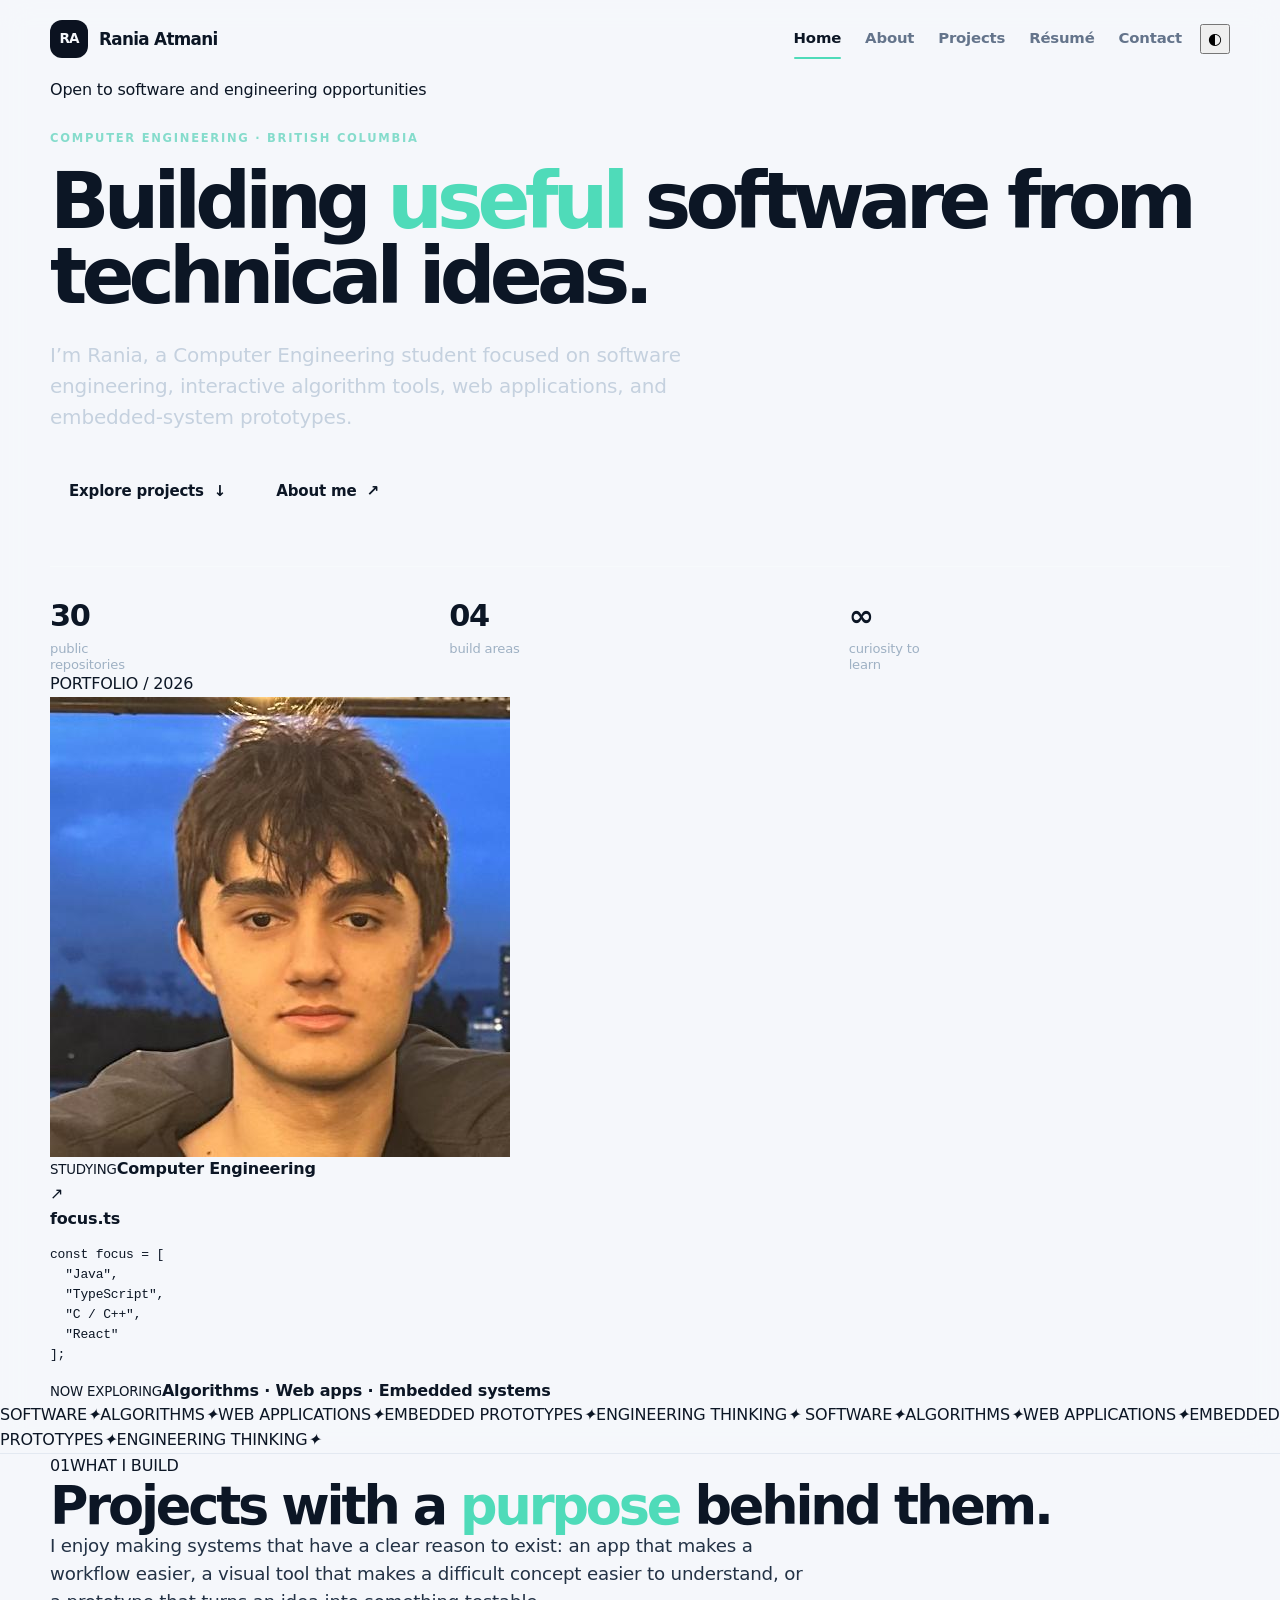
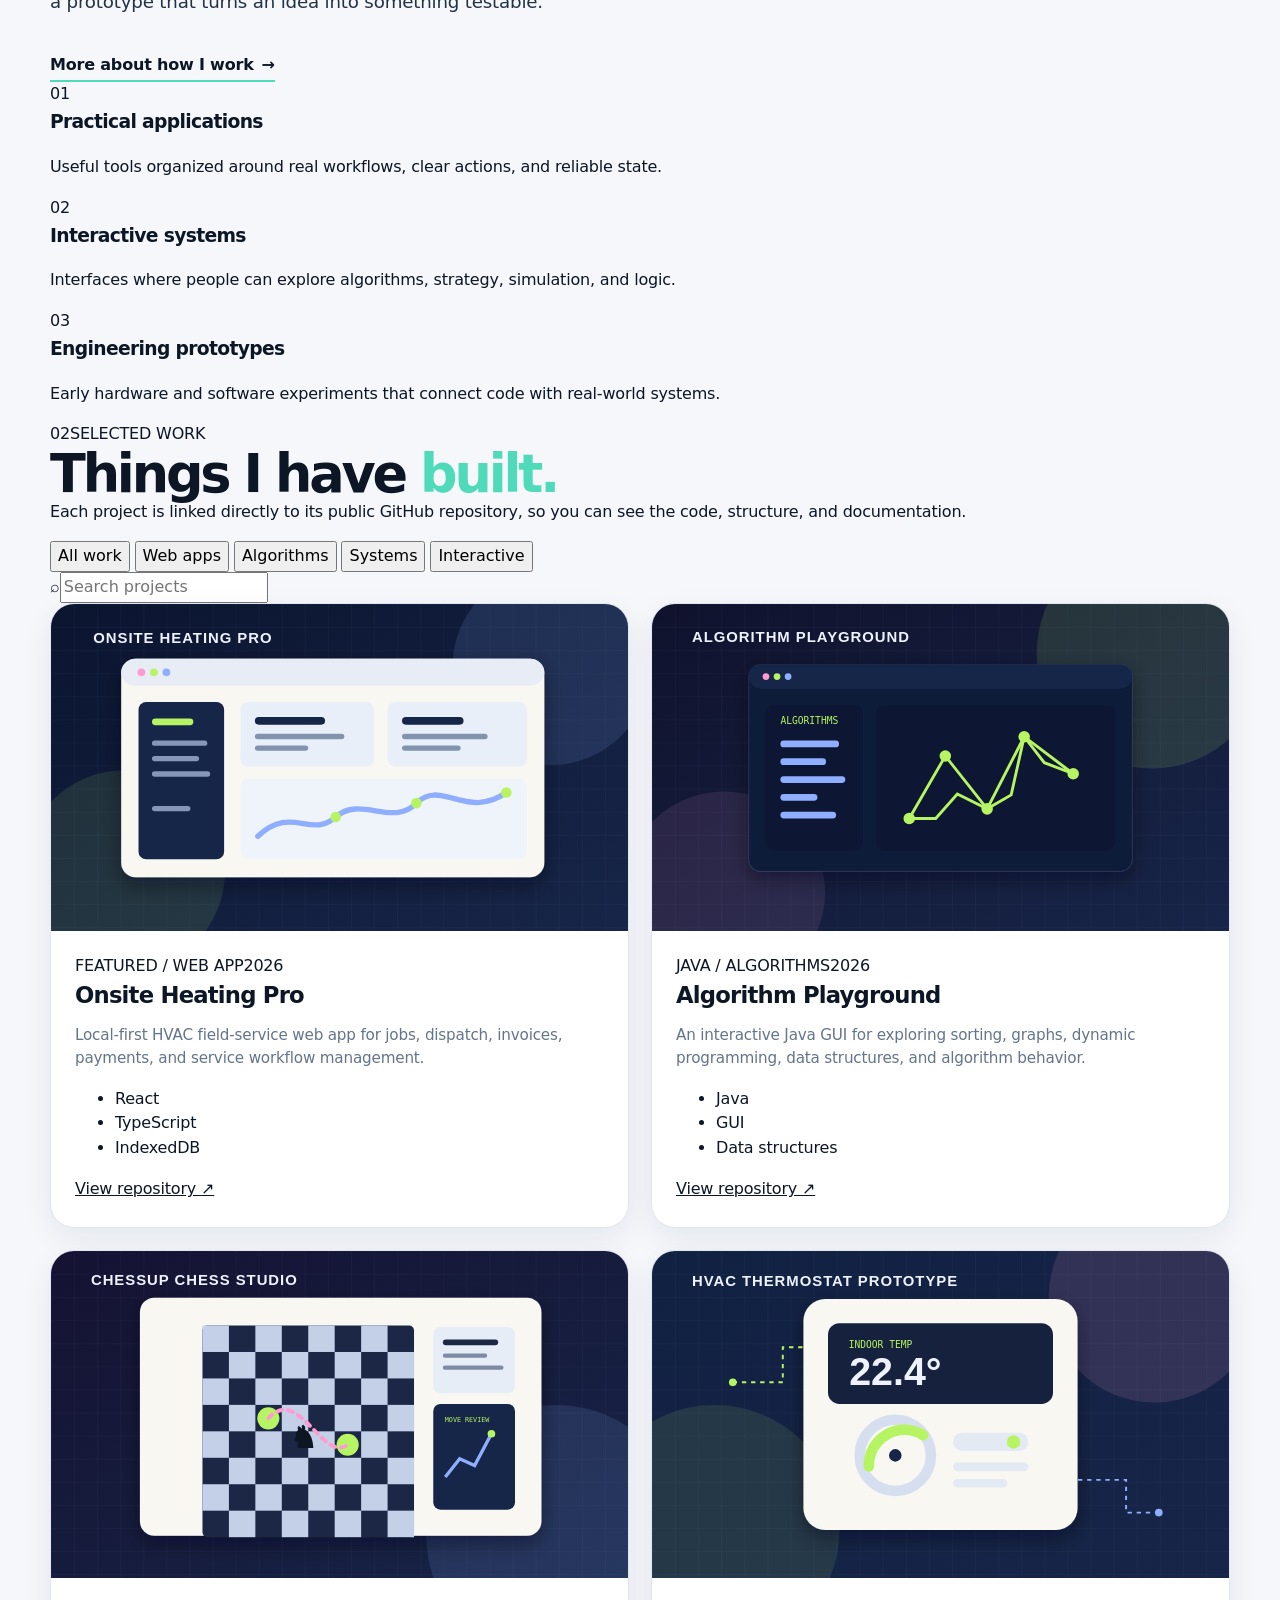
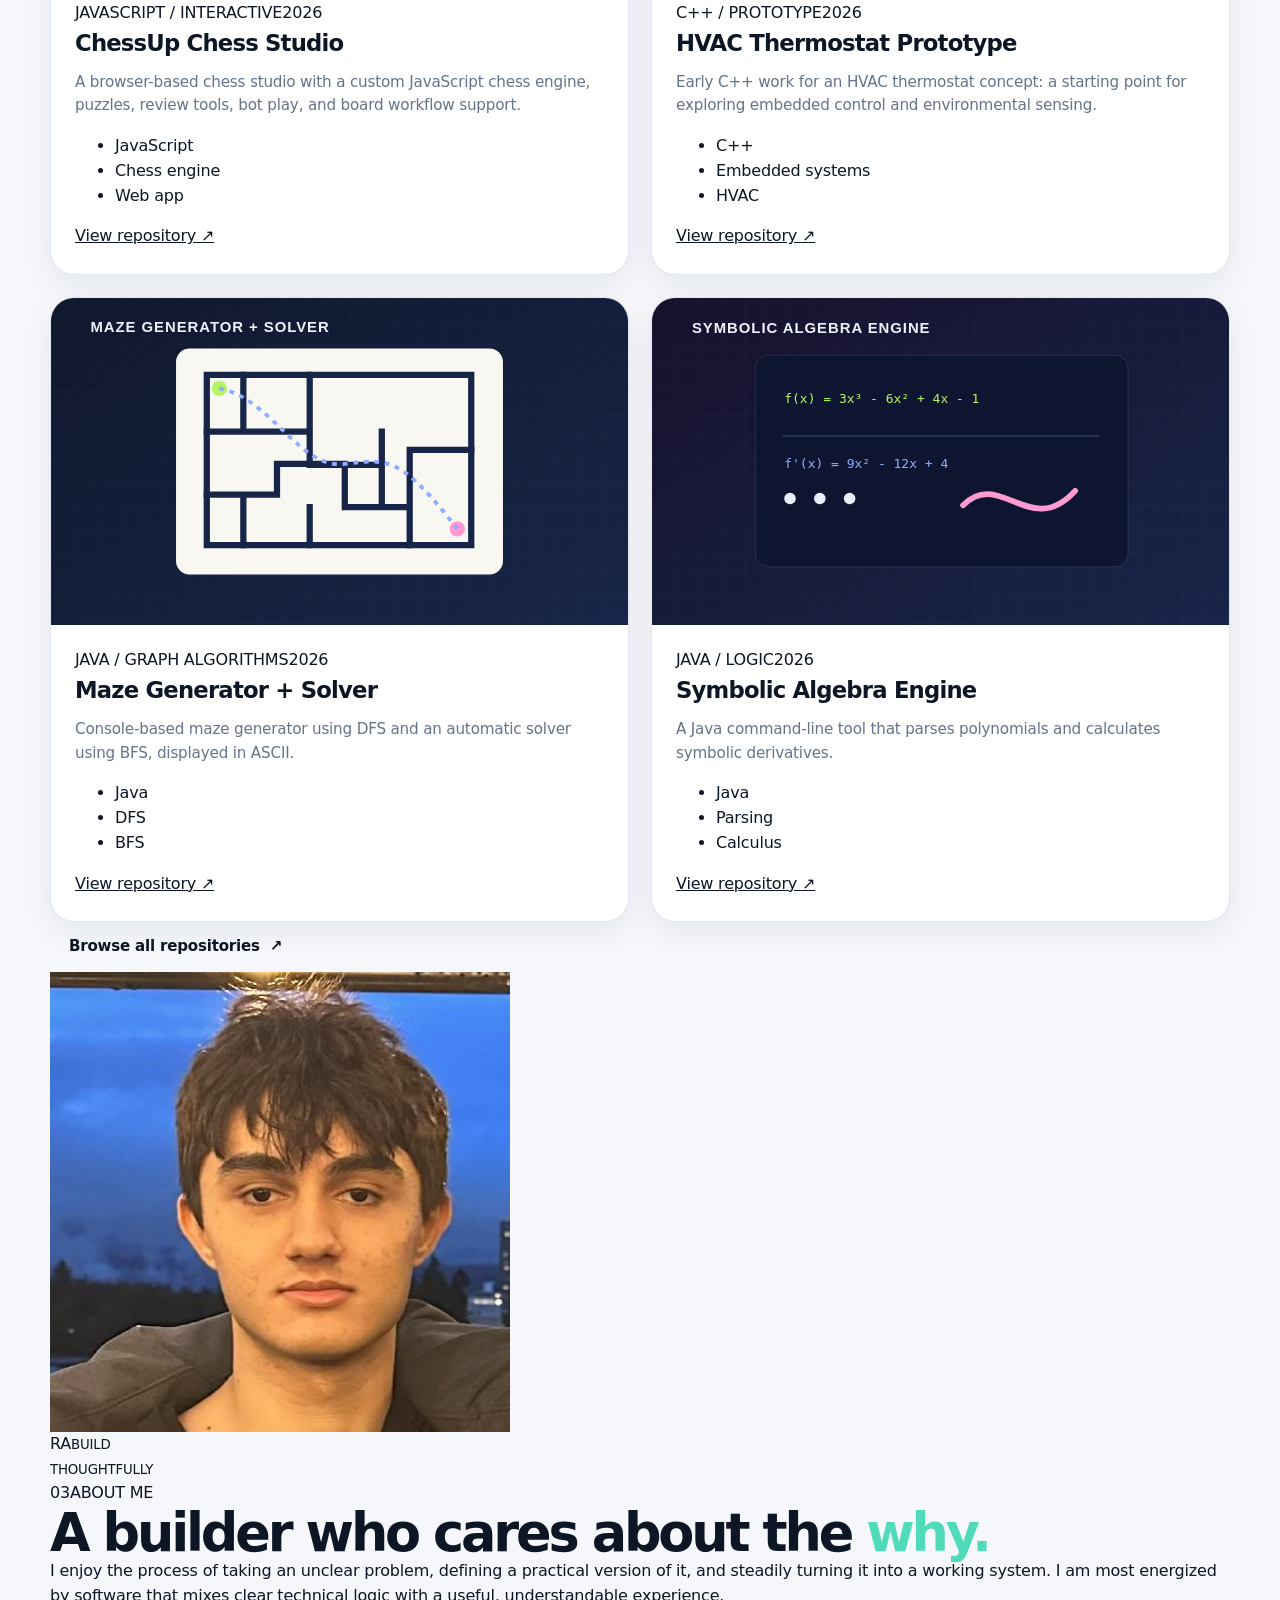
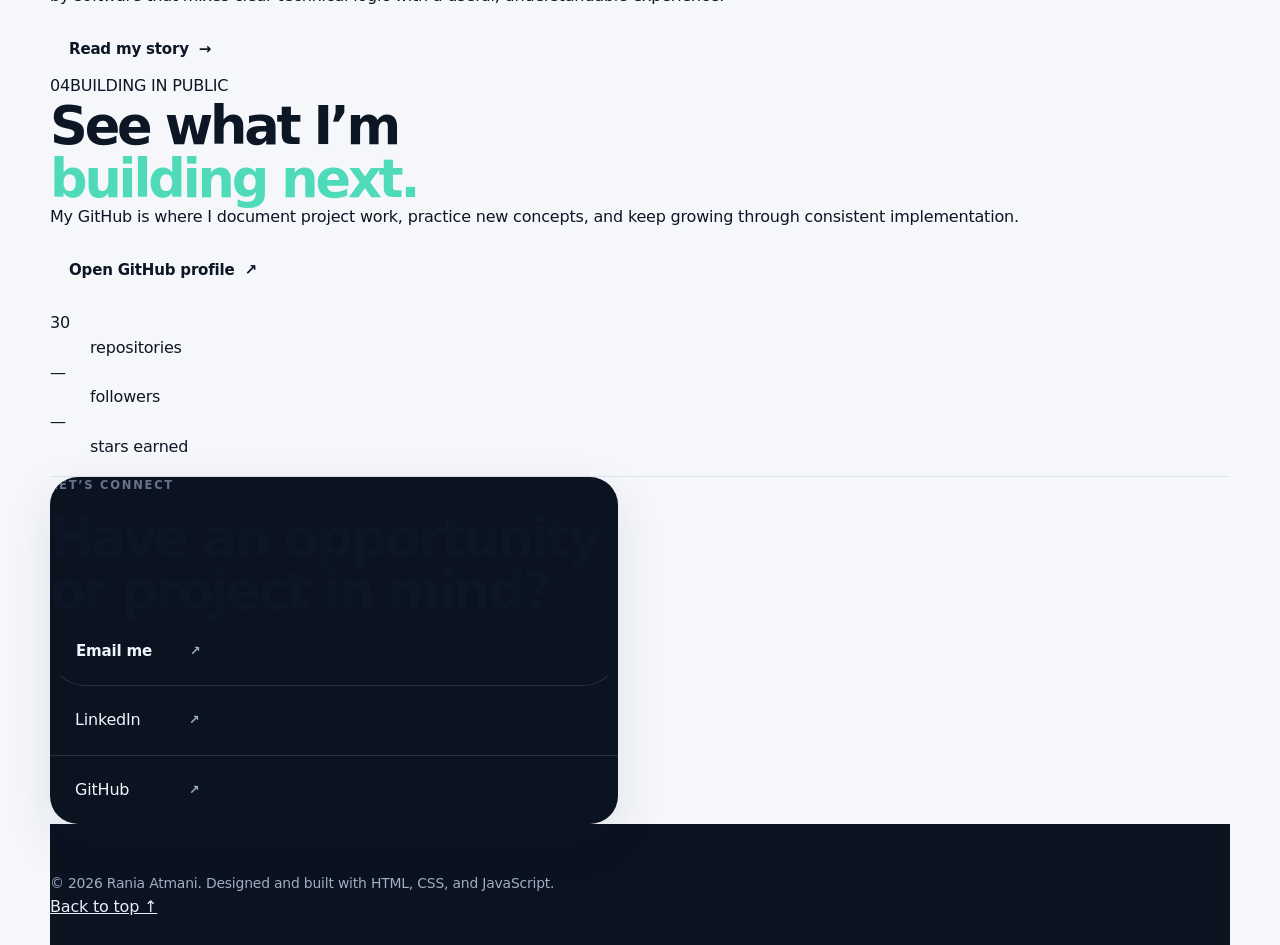
<file: index.html>
<!doctype html>
<html lang="en">
<head>
  <meta charset="utf-8">
  <meta name="viewport" content="width=device-width,initial-scale=1">
  <meta name="description" content="Portfolio of Rania Atmani, a Computer Engineering student building software, interactive systems, and embedded prototypes.">
  <meta name="theme-color" content="#101724">
  <meta property="og:title" content="Rania Atmani | Computer Engineering Portfolio">
  <meta property="og:description" content="Software, interactive systems, algorithms, and embedded prototypes.">
  <meta property="og:type" content="website">
  <meta property="og:image" content="assets/og-cover.svg">
  <title>Rania Atmani | Portfolio</title>
  <link rel="icon" type="image/svg+xml" href="assets/favicon.svg">
  <link rel="preconnect" href="https://fonts.googleapis.com">
  <link rel="preconnect" href="https://fonts.gstatic.com" crossorigin>
  <link href="https://fonts.googleapis.com/css2?family=DM+Mono:wght@400;500&family=DM+Sans:opsz,wght@9..40,400;9..40,500;9..40,600;9..40,700&family=Space+Grotesk:wght@400;500;600;700&display=swap" rel="stylesheet">
  <link rel="stylesheet" href="style.css">
</head>
<body>
  <a class="skip-link" href="#main">Skip to content</a>
  <div class="noise" aria-hidden="true"></div>
  <div class="scroll-progress" id="scrollProgress" aria-hidden="true"></div>

  <header class="site-header" id="top">
    <nav class="nav container" aria-label="Primary navigation">
      <a class="brand" href="index.html" aria-label="Rania Atmani home">
        <span class="brand-mark">RA</span>
        <span>Rania Atmani</span>
      </a>

      <div class="nav-links" id="navLinks">
        <a class="active" href="index.html">Home</a>
        <a href="about.html">About</a>
        <a href="#projects">Projects</a>
        <a href="resume.html">Résumé</a>
        <a href="#contact">Contact</a>
      </div>

      <div class="nav-actions">
        <button class="icon-button" id="themeToggle" type="button" aria-label="Toggle colour theme" title="Toggle colour theme">◐</button>
        <button class="menu-button" id="menuButton" type="button" aria-controls="navLinks" aria-expanded="false" aria-label="Open menu">
          <span></span><span></span>
        </button>
      </div>
    </nav>

    <section class="hero container">
      <div class="hero-copy reveal">
        <div class="availability"><span></span> Open to software and engineering opportunities</div>
        <p class="eyebrow">COMPUTER ENGINEERING · BRITISH COLUMBIA</p>
        <h1>Building <em>useful</em> software from technical ideas.</h1>
        <p class="hero-lead">
          I’m Rania, a Computer Engineering student focused on software engineering,
          interactive algorithm tools, web applications, and embedded-system prototypes.
        </p>
        <div class="hero-actions">
          <a class="button button-primary" href="#projects">Explore projects <span>↓</span></a>
          <a class="button button-ghost" href="about.html">About me <span>↗</span></a>
        </div>
        <dl class="hero-stats" aria-label="Portfolio summary">
          <div><dt id="repoCount">30</dt><dd>public repositories</dd></div>
          <div><dt>04</dt><dd>build areas</dd></div>
          <div><dt>∞</dt><dd>curiosity to learn</dd></div>
        </dl>
      </div>

      <div class="hero-visual reveal delay-1" aria-label="Rania Atmani profile photo and technology focus">
        <div class="hero-orbit orbit-one" aria-hidden="true"></div>
        <div class="hero-orbit orbit-two" aria-hidden="true"></div>
        <article class="profile-card">
          <div class="profile-card-top"><span>PORTFOLIO / 2026</span><span class="pulse-dot"></span></div>
          <div class="portrait-wrap"><img src="assets/rania-headshot.jpg" alt="Rania Atmani"></div>
          <div class="profile-card-bottom">
            <div><small>STUDYING</small><strong>Computer Engineering</strong></div>
            <span aria-hidden="true">↗</span>
          </div>
        </article>
        <div class="floating-panel floating-code">
          <div class="window-dots"><i></i><i></i><i></i><b>focus.ts</b></div>
          <pre><code><span>const</span> focus = [
  "Java",
  "TypeScript",
  "C / C++",
  "React"
];</code></pre>
        </div>
        <div class="floating-panel floating-note"><small>NOW EXPLORING</small><strong>Algorithms · Web apps · Embedded systems</strong></div>
      </div>
    </section>

    <div class="ticker" aria-hidden="true"><div>
      <span>SOFTWARE</span><i>✦</i><span>ALGORITHMS</span><i>✦</i><span>WEB APPLICATIONS</span><i>✦</i><span>EMBEDDED PROTOTYPES</span><i>✦</i><span>ENGINEERING THINKING</span><i>✦</i>
      <span>SOFTWARE</span><i>✦</i><span>ALGORITHMS</span><i>✦</i><span>WEB APPLICATIONS</span><i>✦</i><span>EMBEDDED PROTOTYPES</span><i>✦</i><span>ENGINEERING THINKING</span><i>✦</i>
    </div></div>
  </header>

  <main id="main">
    <section class="intro-section container section-pad">
      <div class="section-kicker"><span>01</span><span>WHAT I BUILD</span></div>
      <div class="intro-grid">
        <h2 class="section-title reveal">Projects with a <em>purpose</em> behind them.</h2>
        <div class="intro-copy reveal delay-1">
          <p>I enjoy making systems that have a clear reason to exist: an app that makes a workflow easier, a visual tool that makes a difficult concept easier to understand, or a prototype that turns an idea into something testable.</p>
          <a class="text-link" href="about.html">More about how I work <span>→</span></a>
        </div>
      </div>
      <div class="focus-grid">
        <article class="focus-card reveal"><span class="focus-number">01</span><h3>Practical applications</h3><p>Useful tools organized around real workflows, clear actions, and reliable state.</p></article>
        <article class="focus-card reveal delay-1"><span class="focus-number">02</span><h3>Interactive systems</h3><p>Interfaces where people can explore algorithms, strategy, simulation, and logic.</p></article>
        <article class="focus-card reveal delay-2"><span class="focus-number">03</span><h3>Engineering prototypes</h3><p>Early hardware and software experiments that connect code with real-world systems.</p></article>
      </div>
    </section>

    <section class="projects-section" id="projects">
      <div class="container section-pad">
        <div class="section-heading-row">
          <div>
            <div class="section-kicker"><span>02</span><span>SELECTED WORK</span></div>
            <h2 class="section-title reveal">Things I have <em>built.</em></h2>
          </div>
          <p class="section-aside reveal delay-1">Each project is linked directly to its public GitHub repository, so you can see the code, structure, and documentation.</p>
        </div>

        <div class="project-controls reveal">
          <div class="filter-row" role="group" aria-label="Filter projects">
            <button class="filter active" type="button" data-filter="all">All work</button>
            <button class="filter" type="button" data-filter="web">Web apps</button>
            <button class="filter" type="button" data-filter="algorithms">Algorithms</button>
            <button class="filter" type="button" data-filter="systems">Systems</button>
            <button class="filter" type="button" data-filter="games">Interactive</button>
          </div>
          <label class="project-search"><span>⌕</span><input id="projectSearch" type="search" placeholder="Search projects" aria-label="Search projects"></label>
        </div>

        <div class="project-grid" id="projectGrid">
          <article class="project-card project-featured" data-category="web" data-search="onsite heating pro hvc field service react typescript indexeddb invoices dispatch payments">
            <img src="assets/cover-onsite.svg" alt="Abstract illustration for Onsite Heating Pro">
            <div class="project-content">
              <div class="project-meta"><span>FEATURED / WEB APP</span><span>2026</span></div>
              <h3>Onsite Heating Pro</h3>
              <p>Local-first HVAC field-service web app for jobs, dispatch, invoices, payments, and service workflow management.</p>
              <ul class="tech-list"><li>React</li><li>TypeScript</li><li>IndexedDB</li></ul>
              <a class="project-link" href="https://github.com/Raat1902/OnsiteHeating-App" target="_blank" rel="noreferrer">View repository <span>↗</span></a>
            </div>
          </article>

          <article class="project-card" data-category="algorithms" data-search="algorithm playground java visualizations sorting graphs dynamic programming data structures">
            <img src="assets/cover-algorithm.svg" alt="Abstract illustration for Algorithm Playground">
            <div class="project-content">
              <div class="project-meta"><span>JAVA / ALGORITHMS</span><span>2026</span></div>
              <h3>Algorithm Playground</h3>
              <p>An interactive Java GUI for exploring sorting, graphs, dynamic programming, data structures, and algorithm behavior.</p>
              <ul class="tech-list"><li>Java</li><li>GUI</li><li>Data structures</li></ul>
              <a class="project-link" href="https://github.com/Raat1902/algorithm-playground" target="_blank" rel="noreferrer">View repository <span>↗</span></a>
            </div>
          </article>

          <article class="project-card" data-category="games" data-search="chessup chess studio javascript chess engine puzzles review bot browser">
            <img src="assets/cover-chess.svg" alt="Abstract illustration for ChessUp Chess Studio">
            <div class="project-content">
              <div class="project-meta"><span>JAVASCRIPT / INTERACTIVE</span><span>2026</span></div>
              <h3>ChessUp Chess Studio</h3>
              <p>A browser-based chess studio with a custom JavaScript chess engine, puzzles, review tools, bot play, and board workflow support.</p>
              <ul class="tech-list"><li>JavaScript</li><li>Chess engine</li><li>Web app</li></ul>
              <a class="project-link" href="https://github.com/Raat1902/chessup-chess-studio" target="_blank" rel="noreferrer">View repository <span>↗</span></a>
            </div>
          </article>

          <article class="project-card" data-category="systems" data-search="hvc thermostat rough draft esp32 c++ embedded systems sensors relay">
            <img src="assets/cover-thermostat.svg" alt="Abstract illustration for HVAC Thermostat Prototype">
            <div class="project-content">
              <div class="project-meta"><span>C++ / PROTOTYPE</span><span>2026</span></div>
              <h3>HVAC Thermostat Prototype</h3>
              <p>Early C++ work for an HVAC thermostat concept: a starting point for exploring embedded control and environmental sensing.</p>
              <ul class="tech-list"><li>C++</li><li>Embedded systems</li><li>HVAC</li></ul>
              <a class="project-link" href="https://github.com/Raat1902/HVAC-Thermostat-RoughDraft" target="_blank" rel="noreferrer">View repository <span>↗</span></a>
            </div>
          </article>

          <article class="project-card" data-category="algorithms" data-search="maze generator solver java dfs bfs graph algorithms console">
            <img src="assets/cover-maze.svg" alt="Abstract illustration for Maze Generator and Solver">
            <div class="project-content">
              <div class="project-meta"><span>JAVA / GRAPH ALGORITHMS</span><span>2026</span></div>
              <h3>Maze Generator + Solver</h3>
              <p>Console-based maze generator using DFS and an automatic solver using BFS, displayed in ASCII.</p>
              <ul class="tech-list"><li>Java</li><li>DFS</li><li>BFS</li></ul>
              <a class="project-link" href="https://github.com/Raat1902/maze-game" target="_blank" rel="noreferrer">View repository <span>↗</span></a>
            </div>
          </article>

          <article class="project-card" data-category="systems" data-search="symbolic algebra engine java polynomial derivatives calculus parser">
            <img src="assets/cover-symbolic.svg" alt="Abstract illustration for Symbolic Algebra Engine">
            <div class="project-content">
              <div class="project-meta"><span>JAVA / LOGIC</span><span>2026</span></div>
              <h3>Symbolic Algebra Engine</h3>
              <p>A Java command-line tool that parses polynomials and calculates symbolic derivatives.</p>
              <ul class="tech-list"><li>Java</li><li>Parsing</li><li>Calculus</li></ul>
              <a class="project-link" href="https://github.com/Raat1902/symbolic-algebra-engine" target="_blank" rel="noreferrer">View repository <span>↗</span></a>
            </div>
          </article>
        </div>
        <p class="empty-state" id="emptyState" hidden>No projects match that search yet.</p>
        <div class="center-link reveal"><a class="button button-dark" href="https://github.com/Raat1902?tab=repositories" target="_blank" rel="noreferrer">Browse all repositories <span>↗</span></a></div>
      </div>
    </section>

    <section class="about-preview container section-pad">
      <div class="about-preview-art reveal">
        <img src="assets/rania-headshot.jpg" alt="Rania Atmani">
        <div class="about-stamp"><span>RA</span><small>BUILD<br>THOUGHTFULLY</small></div>
      </div>
      <div class="about-preview-copy reveal delay-1">
        <div class="section-kicker"><span>03</span><span>ABOUT ME</span></div>
        <h2 class="section-title">A builder who cares about the <em>why.</em></h2>
        <p>I enjoy the process of taking an unclear problem, defining a practical version of it, and steadily turning it into a working system. I am most energized by software that mixes clear technical logic with a useful, understandable experience.</p>
        <a class="button button-dark" href="about.html">Read my story <span>→</span></a>
      </div>
    </section>

    <section class="github-section">
      <div class="container github-inner">
        <div class="github-copy reveal">
          <div class="section-kicker light"><span>04</span><span>BUILDING IN PUBLIC</span></div>
          <h2>See what I’m<br><em>building next.</em></h2>
          <p>My GitHub is where I document project work, practice new concepts, and keep growing through consistent implementation.</p>
          <a class="button button-light" href="https://github.com/Raat1902" target="_blank" rel="noreferrer">Open GitHub profile <span>↗</span></a>
        </div>
        <dl class="github-metrics reveal delay-1">
          <div><dt id="liveRepos">30</dt><dd>repositories</dd></div>
          <div><dt id="liveFollowers">—</dt><dd>followers</dd></div>
          <div><dt id="liveStars">—</dt><dd>stars earned</dd></div>
        </dl>
      </div>
    </section>

    <section class="contact-section container section-pad" id="contact">
      <div class="contact-card reveal">
        <div>
          <p class="eyebrow">LET’S CONNECT</p>
          <h2 class="section-title">Have an opportunity<br>or project in mind?</h2>
        </div>
        <div class="contact-actions">
          <a class="button button-primary" href="mailto:raniaatmani22@gmail.com">Email me <span>↗</span></a>
          <a class="contact-text" href="https://www.linkedin.com/in/rania-atmani-garmavich-13a038365" target="_blank" rel="noreferrer">LinkedIn <span>↗</span></a>
          <a class="contact-text" href="https://github.com/Raat1902" target="_blank" rel="noreferrer">GitHub <span>↗</span></a>
        </div>
      </div>
    </section>
  </main>

  <footer class="footer container">
    <p>© <span id="year"></span> Rania Atmani. Designed and built with HTML, CSS, and JavaScript.</p>
    <a href="#top">Back to top ↑</a>
  </footer>

  <script src="script.js"></script>
</body>
</html>
</file>
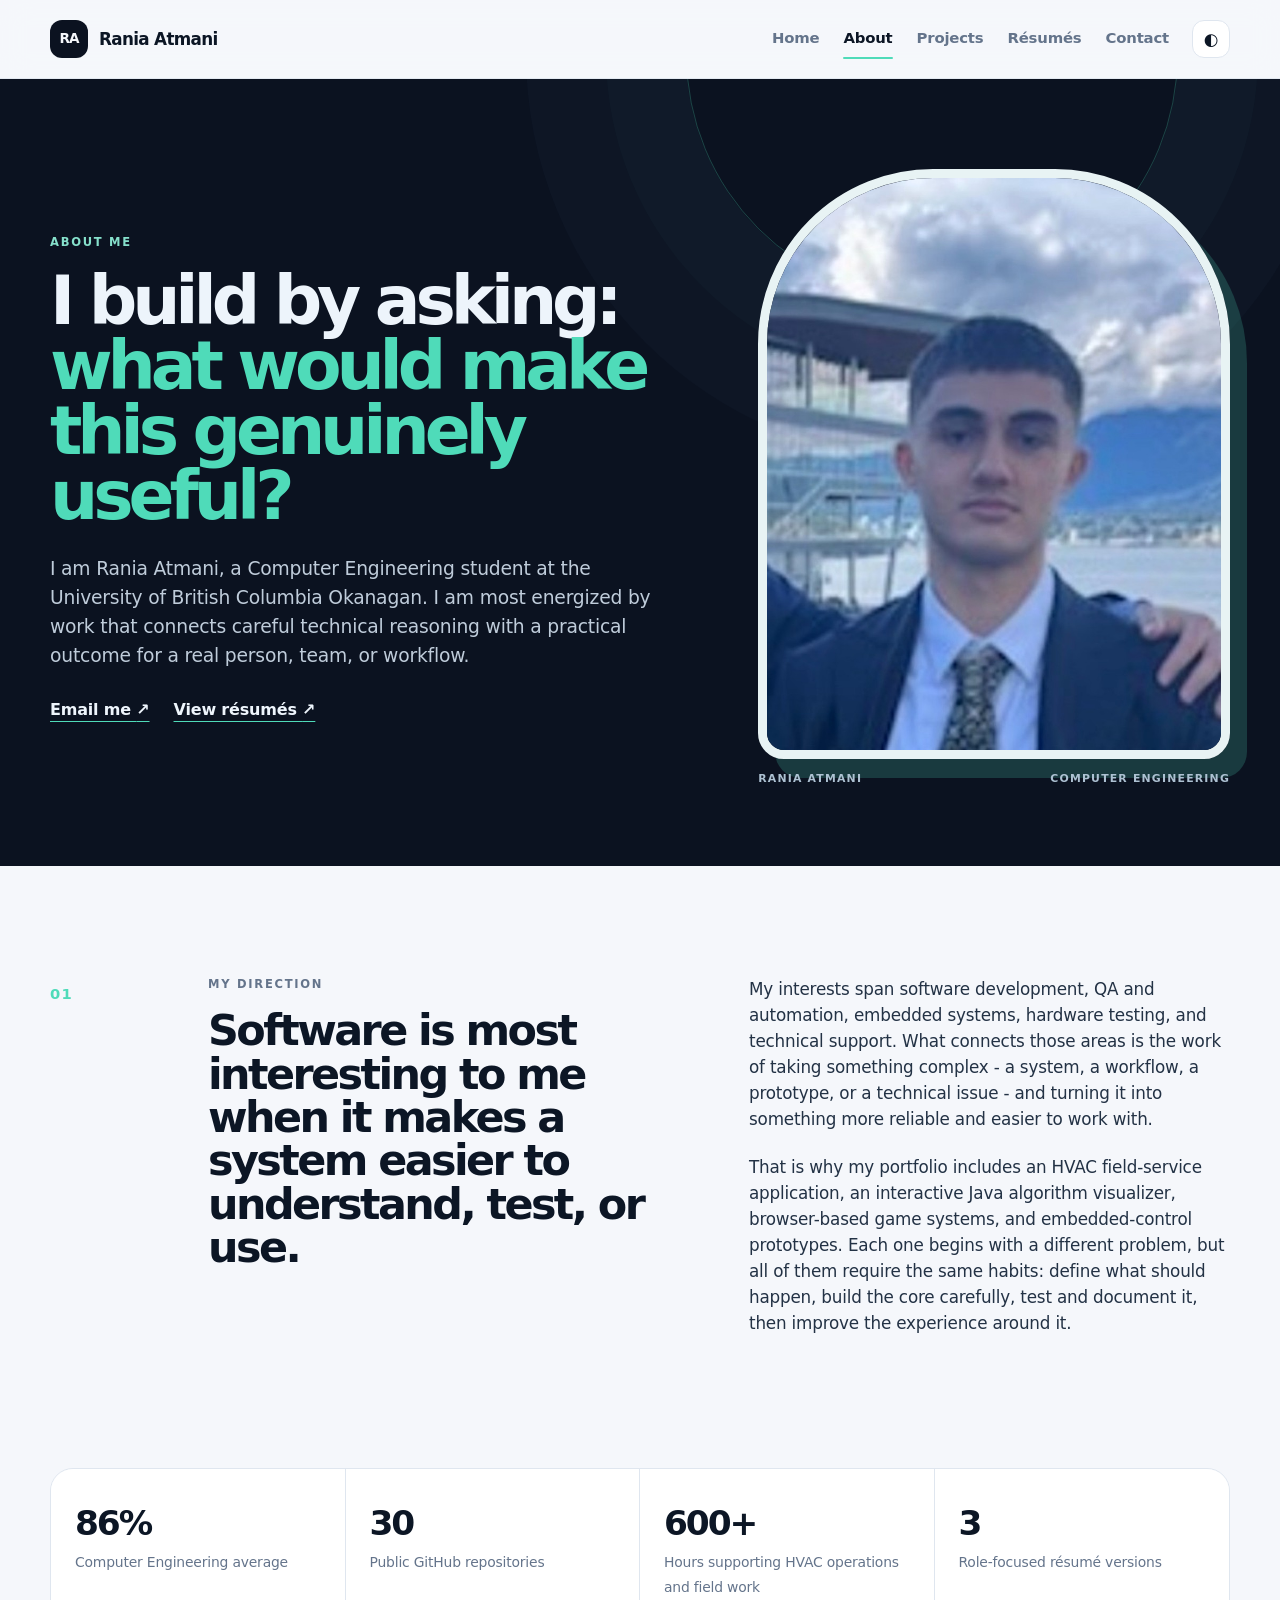
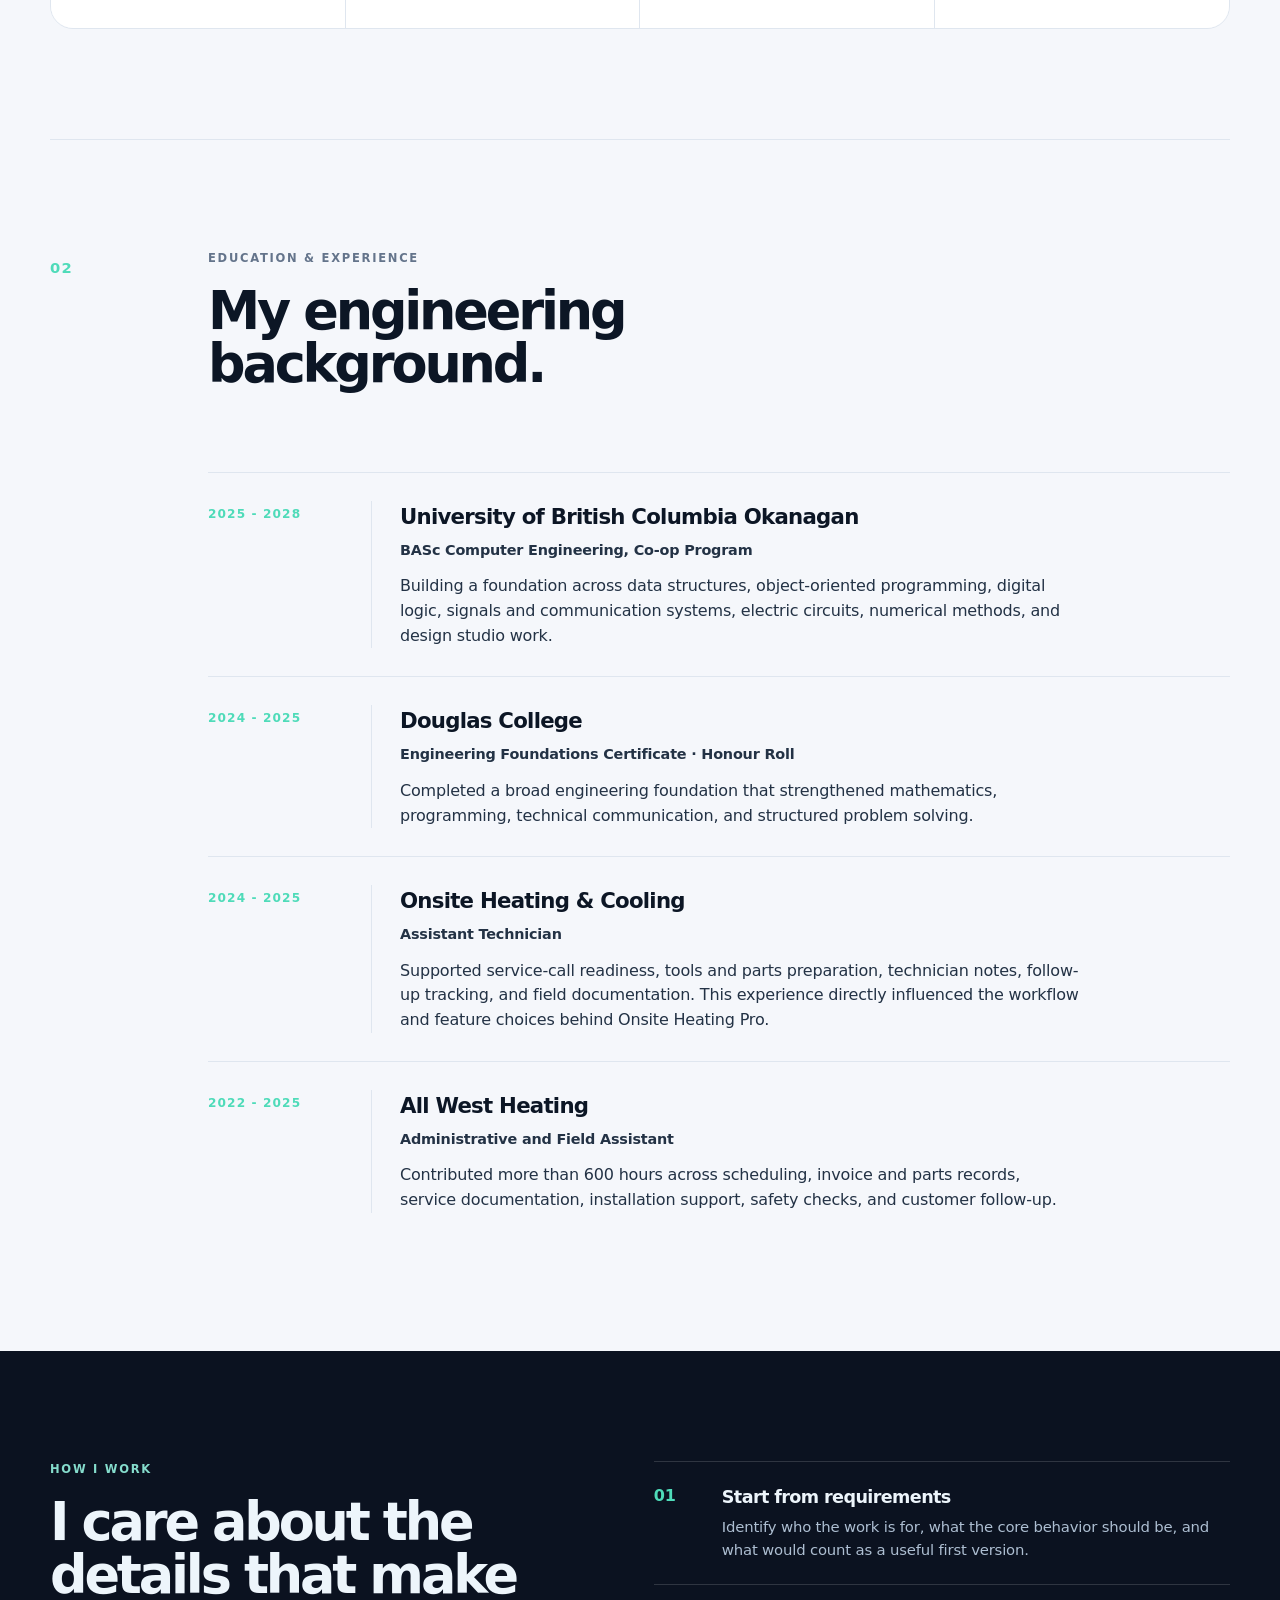
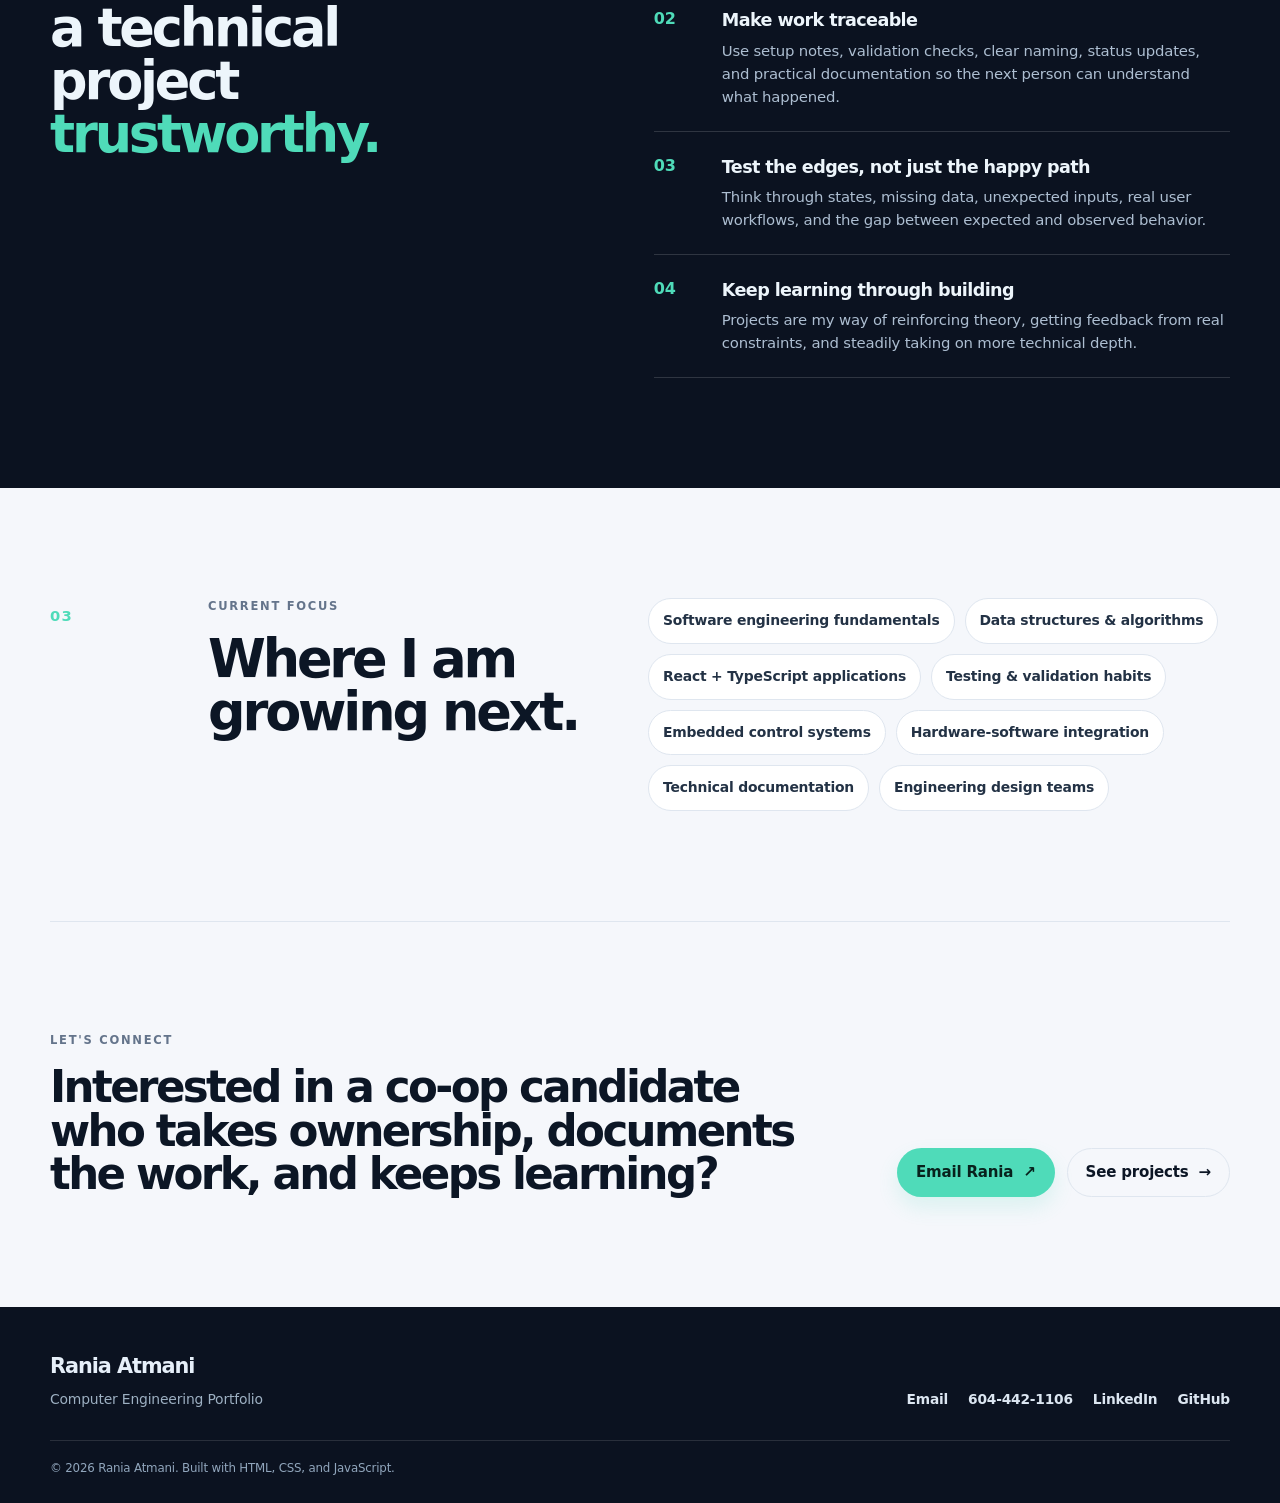
<file: about.html>
<!doctype html>
<html lang="en">
<head>
  <meta charset="utf-8">
  <meta name="viewport" content="width=device-width, initial-scale=1">
  <meta name="theme-color" content="#0b1220">
  <link rel="icon" type="image/svg+xml" href="assets/favicon.svg">
  <link rel="manifest" href="manifest.json">
  <link rel="stylesheet" href="style.css">

  <title>About Rania Atmani | Computer Engineering Portfolio</title>
  <meta name="description" content="About Rania Atmani: UBC Okanagan Computer Engineering student with experience in software, HVAC field operations, embedded prototypes, and technical documentation.">
</head>
<body>
<a class="skip-link" href="#main">Skip to content</a>
<div class="scroll-progress" id="scrollProgress" aria-hidden="true"></div>

<header class="site-header">
  <nav class="nav container" aria-label="Primary navigation">
    <a class="brand" href="index.html" aria-label="Rania Atmani home">
      <span class="brand-mark">RA</span>
      <span>Rania Atmani</span>
    </a>

    <button class="menu-button" id="menuButton" type="button" aria-label="Open navigation menu" aria-controls="navLinks" aria-expanded="false">
      <span></span><span></span>
    </button>

    <div class="nav-links" id="navLinks">
      <a data-nav="home" href="index.html">Home</a>
      <a data-nav="about" href="about.html">About</a>
      <a data-nav="projects" href="projects.html">Projects</a>
      <a data-nav="resumes" href="resumes.html">Résumés</a>
      <a data-nav="contact" href="index.html#contact">Contact</a>
    </div>

    <button class="theme-button" id="themeToggle" type="button" aria-label="Toggle color theme">◐</button>
  </nav>
</header>

<main id="main">
  <section class="page-hero about-hero">
    <div class="container about-grid">
      <div class="about-hero-copy reveal">
        <p class="eyebrow">ABOUT ME</p>
        <h1>I build by asking: <em>what would make this genuinely useful?</em></h1>
        <p class="large-copy">I am Rania Atmani, a Computer Engineering student at the University of British Columbia Okanagan. I am most energized by work that connects careful technical reasoning with a practical outcome for a real person, team, or workflow.</p>
        <div class="inline-links">
          <a href="mailto:raniaatmani@icloud.com">Email me <span>↗</span></a>
          <a href="resumes.html">View résumés <span>↗</span></a>
        </div>
      </div>
      <figure class="about-photo reveal delay-1">
        <img src="assets/images/rania-atmani-about.jpg" alt="Rania Atmani in a suit against a mountain and waterfront backdrop">
        <figcaption><span>RANIA ATMANI</span><span>COMPUTER ENGINEERING</span></figcaption>
      </figure>
    </div>
  </section>

  <section class="section container story-section">
    <div class="section-number">01</div>
    <div class="story-layout">
      <div>
        <p class="eyebrow">MY DIRECTION</p>
        <h2>Software is most interesting to me when it makes a system easier to understand, test, or use.</h2>
      </div>
      <div class="story-copy">
        <p>My interests span software development, QA and automation, embedded systems, hardware testing, and technical support. What connects those areas is the work of taking something complex - a system, a workflow, a prototype, or a technical issue - and turning it into something more reliable and easier to work with.</p>
        <p>That is why my portfolio includes an HVAC field-service application, an interactive Java algorithm visualizer, browser-based game systems, and embedded-control prototypes. Each one begins with a different problem, but all of them require the same habits: define what should happen, build the core carefully, test and document it, then improve the experience around it.</p>
      </div>
    </div>
  </section>

  <section class="section container fact-grid-section">
    <div class="fact-grid">
      <article><strong>86%</strong><span>Computer Engineering average</span></article>
      <article><strong>30</strong><span>Public GitHub repositories</span></article>
      <article><strong>600+</strong><span>Hours supporting HVAC operations and field work</span></article>
      <article><strong>3</strong><span>Role-focused résumé versions</span></article>
    </div>
  </section>

  <section class="section container timeline-section">
    <div class="section-number">02</div>
    <div class="section-heading">
      <p class="eyebrow">EDUCATION & EXPERIENCE</p>
      <h2>My engineering background.</h2>
    </div>

    <div class="timeline">
      <article class="timeline-row reveal">
        <div class="timeline-date">2025 - 2028</div>
        <div class="timeline-line"></div>
        <div>
          <h3>University of British Columbia Okanagan</h3>
          <p class="timeline-role">BASc Computer Engineering, Co-op Program</p>
          <p>Building a foundation across data structures, object-oriented programming, digital logic, signals and communication systems, electric circuits, numerical methods, and design studio work.</p>
        </div>
      </article>
      <article class="timeline-row reveal delay-1">
        <div class="timeline-date">2024 - 2025</div>
        <div class="timeline-line"></div>
        <div>
          <h3>Douglas College</h3>
          <p class="timeline-role">Engineering Foundations Certificate · Honour Roll</p>
          <p>Completed a broad engineering foundation that strengthened mathematics, programming, technical communication, and structured problem solving.</p>
        </div>
      </article>
      <article class="timeline-row reveal delay-2">
        <div class="timeline-date">2024 - 2025</div>
        <div class="timeline-line"></div>
        <div>
          <h3>Onsite Heating & Cooling</h3>
          <p class="timeline-role">Assistant Technician</p>
          <p>Supported service-call readiness, tools and parts preparation, technician notes, follow-up tracking, and field documentation. This experience directly influenced the workflow and feature choices behind Onsite Heating Pro.</p>
        </div>
      </article>
      <article class="timeline-row reveal delay-3">
        <div class="timeline-date">2022 - 2025</div>
        <div class="timeline-line"></div>
        <div>
          <h3>All West Heating</h3>
          <p class="timeline-role">Administrative and Field Assistant</p>
          <p>Contributed more than 600 hours across scheduling, invoice and parts records, service documentation, installation support, safety checks, and customer follow-up.</p>
        </div>
      </article>
    </div>
  </section>

  <section class="section dark-panel-section">
    <div class="container growth-grid">
      <div>
        <p class="eyebrow light">HOW I WORK</p>
        <h2>I care about the details that make a technical project <em>trustworthy.</em></h2>
      </div>
      <div class="principles-list">
        <article><span>01</span><div><h3>Start from requirements</h3><p>Identify who the work is for, what the core behavior should be, and what would count as a useful first version.</p></div></article>
        <article><span>02</span><div><h3>Make work traceable</h3><p>Use setup notes, validation checks, clear naming, status updates, and practical documentation so the next person can understand what happened.</p></div></article>
        <article><span>03</span><div><h3>Test the edges, not just the happy path</h3><p>Think through states, missing data, unexpected inputs, real user workflows, and the gap between expected and observed behavior.</p></div></article>
        <article><span>04</span><div><h3>Keep learning through building</h3><p>Projects are my way of reinforcing theory, getting feedback from real constraints, and steadily taking on more technical depth.</p></div></article>
      </div>
    </div>
  </section>

  <section class="section container focus-section">
    <div class="section-number">03</div>
    <div class="focus-layout">
      <div>
        <p class="eyebrow">CURRENT FOCUS</p>
        <h2>Where I am growing next.</h2>
      </div>
      <div class="focus-pills">
        <span>Software engineering fundamentals</span>
        <span>Data structures & algorithms</span>
        <span>React + TypeScript applications</span>
        <span>Testing & validation habits</span>
        <span>Embedded control systems</span>
        <span>Hardware-software integration</span>
        <span>Technical documentation</span>
        <span>Engineering design teams</span>
      </div>
    </div>
  </section>

  <section class="section container about-contact">
    <div>
      <p class="eyebrow">LET'S CONNECT</p>
      <h2>Interested in a co-op candidate who takes ownership, documents the work, and keeps learning?</h2>
    </div>
    <div class="about-contact-actions">
      <a class="button primary" href="mailto:raniaatmani@icloud.com">Email Rania <span>↗</span></a>
      <a class="button secondary" href="projects.html">See projects <span>→</span></a>
    </div>
  </section>
</main>

<footer class="footer">
  <div class="container footer-inner">
    <div>
      <a class="footer-brand" href="index.html">Rania Atmani</a>
      <p>Computer Engineering Portfolio</p>
    </div>
    <div class="footer-links">
      <a href="mailto:raniaatmani@icloud.com">Email</a>
      <a href="tel:+16044421106">604-442-1106</a>
      <a href="https://www.linkedin.com/in/rania-atmani-garmavich-13a038365/" target="_blank" rel="noreferrer">LinkedIn</a>
      <a href="https://github.com/Raat1902" target="_blank" rel="noreferrer">GitHub</a>
    </div>
  </div>
  <div class="container footer-bottom">© <span id="year"></span> Rania Atmani. Built with HTML, CSS, and JavaScript.</div>
</footer>

<script src="script.js"></script>
</body>
</html>
</file>
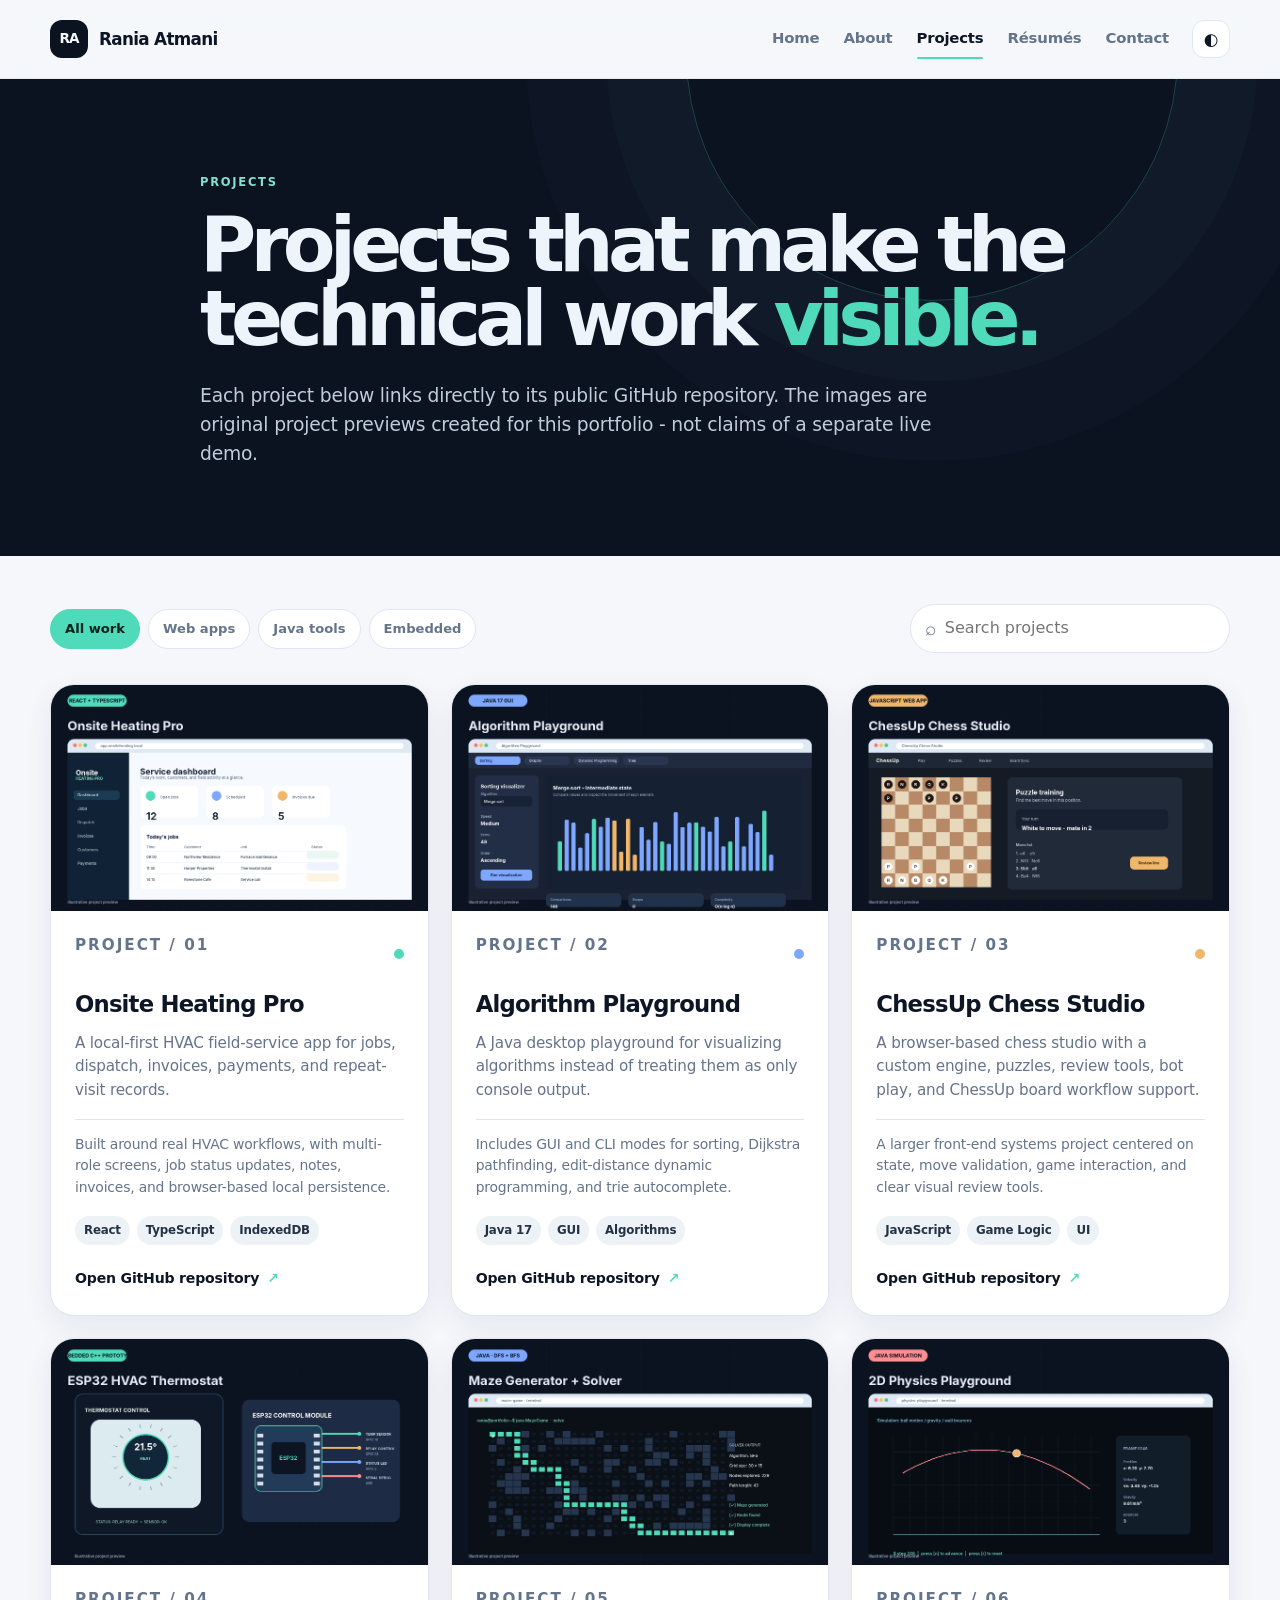
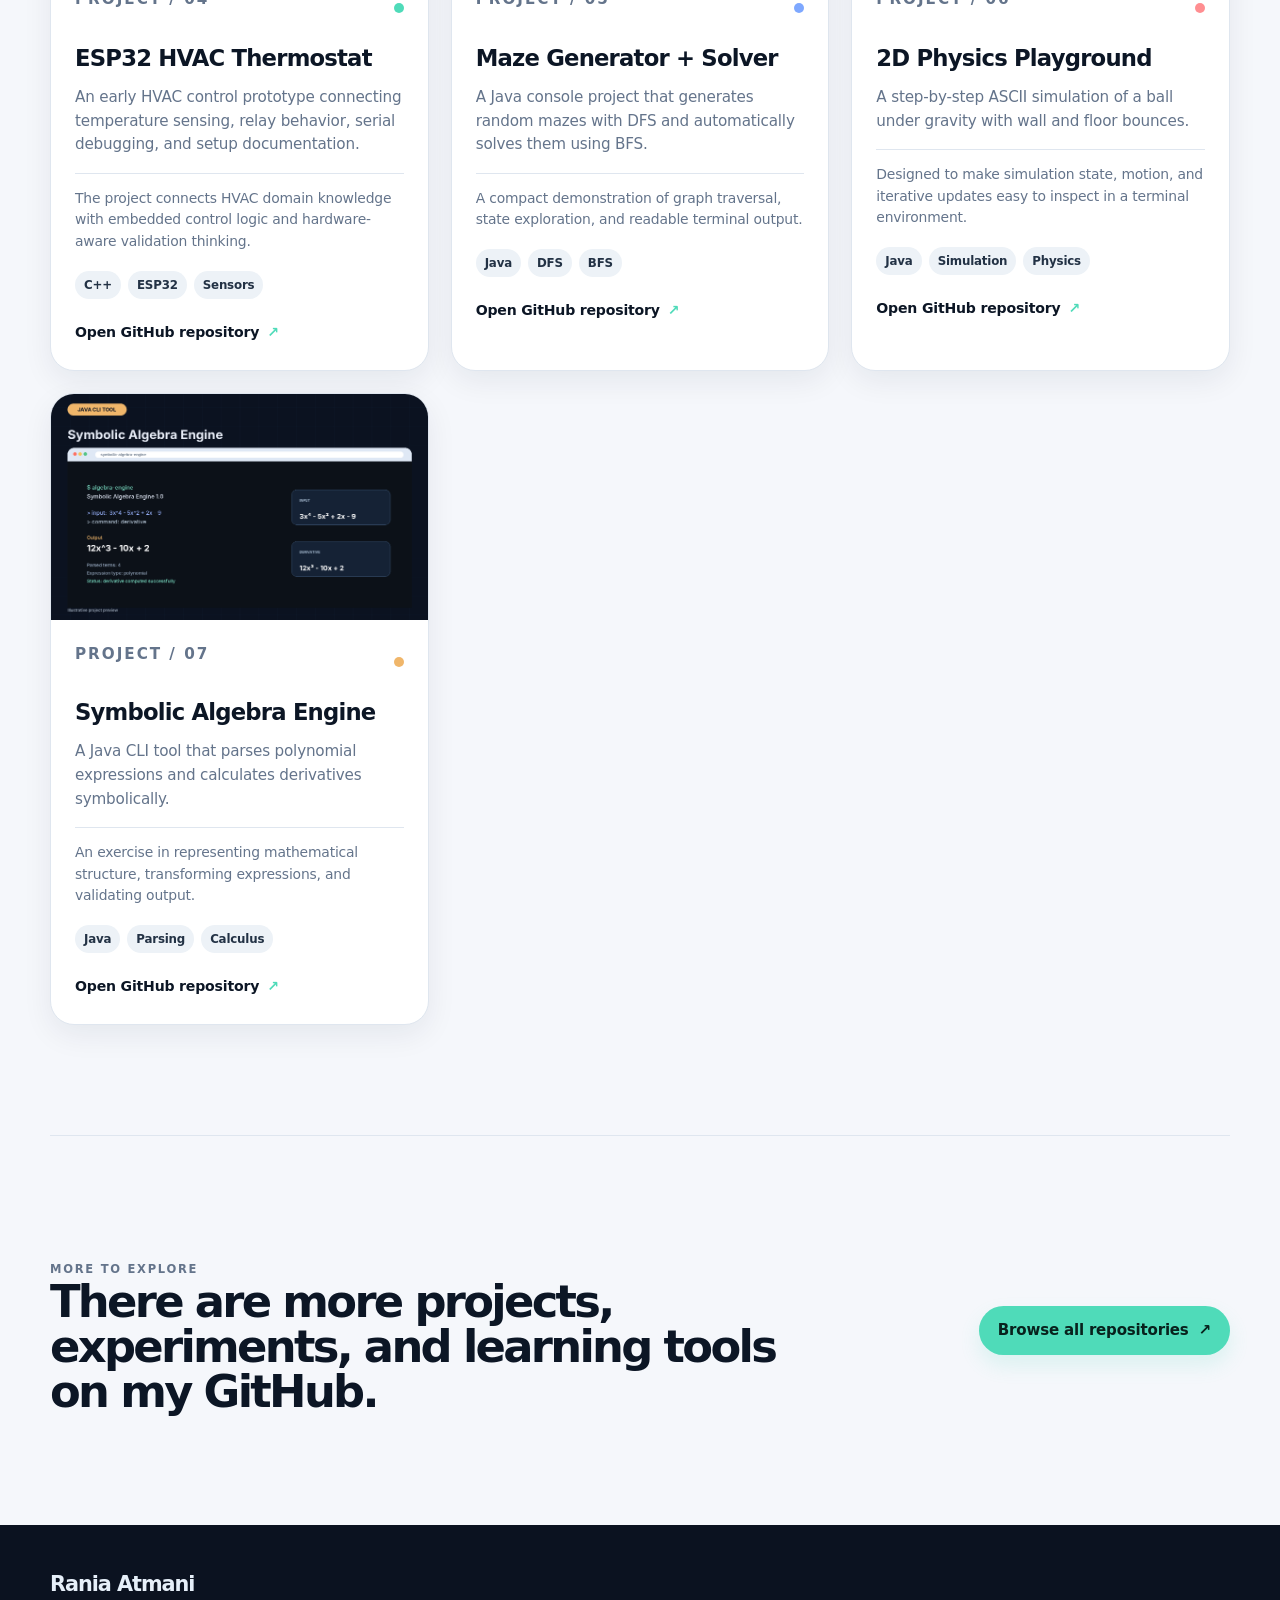
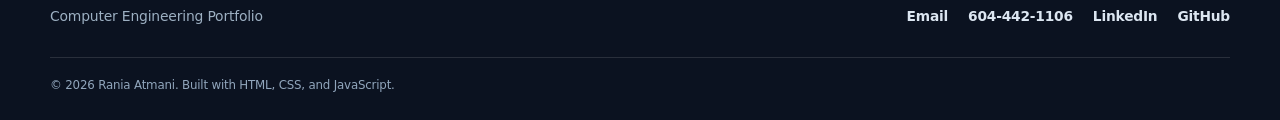
<file: projects.html>
<!doctype html>
<html lang="en">
<head>
  <meta charset="utf-8">
  <meta name="viewport" content="width=device-width, initial-scale=1">
  <meta name="theme-color" content="#0b1220">
  <link rel="icon" type="image/svg+xml" href="assets/favicon.svg">
  <link rel="manifest" href="manifest.json">
  <link rel="stylesheet" href="style.css">

  <title>Projects | Rania Atmani</title>
  <meta name="description" content="Selected projects by Rania Atmani, including React applications, Java algorithm visualizers, browser games, embedded prototypes, and C++/Java technical tools.">
</head>
<body>
<a class="skip-link" href="#main">Skip to content</a>
<div class="scroll-progress" id="scrollProgress" aria-hidden="true"></div>

<header class="site-header">
  <nav class="nav container" aria-label="Primary navigation">
    <a class="brand" href="index.html" aria-label="Rania Atmani home">
      <span class="brand-mark">RA</span>
      <span>Rania Atmani</span>
    </a>

    <button class="menu-button" id="menuButton" type="button" aria-label="Open navigation menu" aria-controls="navLinks" aria-expanded="false">
      <span></span><span></span>
    </button>

    <div class="nav-links" id="navLinks">
      <a data-nav="home" href="index.html">Home</a>
      <a data-nav="about" href="about.html">About</a>
      <a data-nav="projects" href="projects.html">Projects</a>
      <a data-nav="resumes" href="resumes.html">Résumés</a>
      <a data-nav="contact" href="index.html#contact">Contact</a>
    </div>

    <button class="theme-button" id="themeToggle" type="button" aria-label="Toggle color theme">◐</button>
  </nav>
</header>

<main id="main">
  <section class="page-hero projects-hero">
    <div class="container page-hero-inner reveal">
      <p class="eyebrow">PROJECTS</p>
      <h1>Projects that make the technical work <em>visible.</em></h1>
      <p class="large-copy">Each project below links directly to its public GitHub repository. The images are original project previews created for this portfolio - not claims of a separate live demo.</p>
    </div>
  </section>

  <section class="section container project-controls-section">
    <div class="project-toolbar">
      <div class="filter-group" role="group" aria-label="Filter projects">
        <button class="filter-button active" type="button" data-filter="all">All work</button>
        <button class="filter-button" type="button" data-filter="web">Web apps</button>
        <button class="filter-button" type="button" data-filter="software">Java tools</button>
        <button class="filter-button" type="button" data-filter="embedded">Embedded</button>
      </div>
      <label class="search-box">
        <span>⌕</span>
        <input id="projectSearch" type="search" placeholder="Search projects" aria-label="Search projects">
      </label>
    </div>

    <div class="project-grid full-project-grid" id="projectGrid">

<article class="project-card" data-category="web" data-search="onsite heating pro react typescript indexeddb a local-first hvac field-service app for jobs, dispatch, invoices, payments, and repeat-visit records.">
  <a class="project-image-link" href="https://github.com/Raat1902/OnsiteHeating-App" target="_blank" rel="noreferrer" aria-label="Open Onsite Heating Pro on GitHub">
    <img class="project-preview" src="assets/projects/onsite-heating-preview.png" alt="Illustrative interface preview for Onsite Heating Pro">
  </a>
  <div class="project-content">
    <div class="project-card-top">
      <p class="project-index">PROJECT / 01</p>
      <span class="accent-dot mint"></span>
    </div>
    <h3>Onsite Heating Pro</h3>
    <p>A local-first HVAC field-service app for jobs, dispatch, invoices, payments, and repeat-visit records.</p>
    <p class="project-detail">Built around real HVAC workflows, with multi-role screens, job status updates, notes, invoices, and browser-based local persistence.</p>
    <div class="tech-tags"><span>React</span><span>TypeScript</span><span>IndexedDB</span></div>
    <a class="repo-link" href="https://github.com/Raat1902/OnsiteHeating-App" target="_blank" rel="noreferrer">Open GitHub repository <span aria-hidden="true">↗</span></a>
  </div>
</article>


<article class="project-card" data-category="software" data-search="algorithm playground java 17 gui algorithms a java desktop playground for visualizing algorithms instead of treating them as only console output.">
  <a class="project-image-link" href="https://github.com/Raat1902/algorithm-playground" target="_blank" rel="noreferrer" aria-label="Open Algorithm Playground on GitHub">
    <img class="project-preview" src="assets/projects/algorithm-preview.png" alt="Illustrative interface preview for Algorithm Playground">
  </a>
  <div class="project-content">
    <div class="project-card-top">
      <p class="project-index">PROJECT / 02</p>
      <span class="accent-dot blue"></span>
    </div>
    <h3>Algorithm Playground</h3>
    <p>A Java desktop playground for visualizing algorithms instead of treating them as only console output.</p>
    <p class="project-detail">Includes GUI and CLI modes for sorting, Dijkstra pathfinding, edit-distance dynamic programming, and trie autocomplete.</p>
    <div class="tech-tags"><span>Java 17</span><span>GUI</span><span>Algorithms</span></div>
    <a class="repo-link" href="https://github.com/Raat1902/algorithm-playground" target="_blank" rel="noreferrer">Open GitHub repository <span aria-hidden="true">↗</span></a>
  </div>
</article>


<article class="project-card" data-category="web" data-search="chessup chess studio javascript game logic ui a browser-based chess studio with a custom engine, puzzles, review tools, bot play, and chessup board workflow support.">
  <a class="project-image-link" href="https://github.com/Raat1902/chessup-chess-studio" target="_blank" rel="noreferrer" aria-label="Open ChessUp Chess Studio on GitHub">
    <img class="project-preview" src="assets/projects/chess-preview.png" alt="Illustrative interface preview for ChessUp Chess Studio">
  </a>
  <div class="project-content">
    <div class="project-card-top">
      <p class="project-index">PROJECT / 03</p>
      <span class="accent-dot gold"></span>
    </div>
    <h3>ChessUp Chess Studio</h3>
    <p>A browser-based chess studio with a custom engine, puzzles, review tools, bot play, and ChessUp board workflow support.</p>
    <p class="project-detail">A larger front-end systems project centered on state, move validation, game interaction, and clear visual review tools.</p>
    <div class="tech-tags"><span>JavaScript</span><span>Game Logic</span><span>UI</span></div>
    <a class="repo-link" href="https://github.com/Raat1902/chessup-chess-studio" target="_blank" rel="noreferrer">Open GitHub repository <span aria-hidden="true">↗</span></a>
  </div>
</article>


<article class="project-card" data-category="embedded" data-search="esp32 hvac thermostat c++ esp32 sensors an early hvac control prototype connecting temperature sensing, relay behavior, serial debugging, and setup documentation.">
  <a class="project-image-link" href="https://github.com/Raat1902/HVAC-Thermostat-RoughDraft" target="_blank" rel="noreferrer" aria-label="Open ESP32 HVAC Thermostat on GitHub">
    <img class="project-preview" src="assets/projects/thermostat-preview.png" alt="Illustrative interface preview for ESP32 HVAC Thermostat">
  </a>
  <div class="project-content">
    <div class="project-card-top">
      <p class="project-index">PROJECT / 04</p>
      <span class="accent-dot mint"></span>
    </div>
    <h3>ESP32 HVAC Thermostat</h3>
    <p>An early HVAC control prototype connecting temperature sensing, relay behavior, serial debugging, and setup documentation.</p>
    <p class="project-detail">The project connects HVAC domain knowledge with embedded control logic and hardware-aware validation thinking.</p>
    <div class="tech-tags"><span>C++</span><span>ESP32</span><span>Sensors</span></div>
    <a class="repo-link" href="https://github.com/Raat1902/HVAC-Thermostat-RoughDraft" target="_blank" rel="noreferrer">Open GitHub repository <span aria-hidden="true">↗</span></a>
  </div>
</article>


<article class="project-card" data-category="software" data-search="maze generator + solver java dfs bfs a java console project that generates random mazes with dfs and automatically solves them using bfs.">
  <a class="project-image-link" href="https://github.com/Raat1902/maze-game" target="_blank" rel="noreferrer" aria-label="Open Maze Generator + Solver on GitHub">
    <img class="project-preview" src="assets/projects/maze-preview.png" alt="Illustrative interface preview for Maze Generator + Solver">
  </a>
  <div class="project-content">
    <div class="project-card-top">
      <p class="project-index">PROJECT / 05</p>
      <span class="accent-dot blue"></span>
    </div>
    <h3>Maze Generator + Solver</h3>
    <p>A Java console project that generates random mazes with DFS and automatically solves them using BFS.</p>
    <p class="project-detail">A compact demonstration of graph traversal, state exploration, and readable terminal output.</p>
    <div class="tech-tags"><span>Java</span><span>DFS</span><span>BFS</span></div>
    <a class="repo-link" href="https://github.com/Raat1902/maze-game" target="_blank" rel="noreferrer">Open GitHub repository <span aria-hidden="true">↗</span></a>
  </div>
</article>


<article class="project-card" data-category="software" data-search="2d physics playground java simulation physics a step-by-step ascii simulation of a ball under gravity with wall and floor bounces.">
  <a class="project-image-link" href="https://github.com/Raat1902/physics-playground" target="_blank" rel="noreferrer" aria-label="Open 2D Physics Playground on GitHub">
    <img class="project-preview" src="assets/projects/physics-preview.png" alt="Illustrative interface preview for 2D Physics Playground">
  </a>
  <div class="project-content">
    <div class="project-card-top">
      <p class="project-index">PROJECT / 06</p>
      <span class="accent-dot red"></span>
    </div>
    <h3>2D Physics Playground</h3>
    <p>A step-by-step ASCII simulation of a ball under gravity with wall and floor bounces.</p>
    <p class="project-detail">Designed to make simulation state, motion, and iterative updates easy to inspect in a terminal environment.</p>
    <div class="tech-tags"><span>Java</span><span>Simulation</span><span>Physics</span></div>
    <a class="repo-link" href="https://github.com/Raat1902/physics-playground" target="_blank" rel="noreferrer">Open GitHub repository <span aria-hidden="true">↗</span></a>
  </div>
</article>


<article class="project-card" data-category="software" data-search="symbolic algebra engine java parsing calculus a java cli tool that parses polynomial expressions and calculates derivatives symbolically.">
  <a class="project-image-link" href="https://github.com/Raat1902/symbolic-algebra-engine" target="_blank" rel="noreferrer" aria-label="Open Symbolic Algebra Engine on GitHub">
    <img class="project-preview" src="assets/projects/symbolic-preview.png" alt="Illustrative interface preview for Symbolic Algebra Engine">
  </a>
  <div class="project-content">
    <div class="project-card-top">
      <p class="project-index">PROJECT / 07</p>
      <span class="accent-dot gold"></span>
    </div>
    <h3>Symbolic Algebra Engine</h3>
    <p>A Java CLI tool that parses polynomial expressions and calculates derivatives symbolically.</p>
    <p class="project-detail">An exercise in representing mathematical structure, transforming expressions, and validating output.</p>
    <div class="tech-tags"><span>Java</span><span>Parsing</span><span>Calculus</span></div>
    <a class="repo-link" href="https://github.com/Raat1902/symbolic-algebra-engine" target="_blank" rel="noreferrer">Open GitHub repository <span aria-hidden="true">↗</span></a>
  </div>
</article>

    </div>
    <p id="emptyProjects" class="empty-projects" hidden>No projects match that search yet.</p>
  </section>

  <section class="section container github-banner">
    <div>
      <p class="eyebrow">MORE TO EXPLORE</p>
      <h2>There are more projects, experiments, and learning tools on my GitHub.</h2>
    </div>
    <a class="button primary" href="https://github.com/Raat1902?tab=repositories" target="_blank" rel="noreferrer">Browse all repositories <span>↗</span></a>
  </section>
</main>

<footer class="footer">
  <div class="container footer-inner">
    <div>
      <a class="footer-brand" href="index.html">Rania Atmani</a>
      <p>Computer Engineering Portfolio</p>
    </div>
    <div class="footer-links">
      <a href="mailto:raniaatmani@icloud.com">Email</a>
      <a href="tel:+16044421106">604-442-1106</a>
      <a href="https://www.linkedin.com/in/rania-atmani-garmavich-13a038365/" target="_blank" rel="noreferrer">LinkedIn</a>
      <a href="https://github.com/Raat1902" target="_blank" rel="noreferrer">GitHub</a>
    </div>
  </div>
  <div class="container footer-bottom">© <span id="year"></span> Rania Atmani. Built with HTML, CSS, and JavaScript.</div>
</footer>

<script src="script.js"></script>
</body>
</html>
</file>
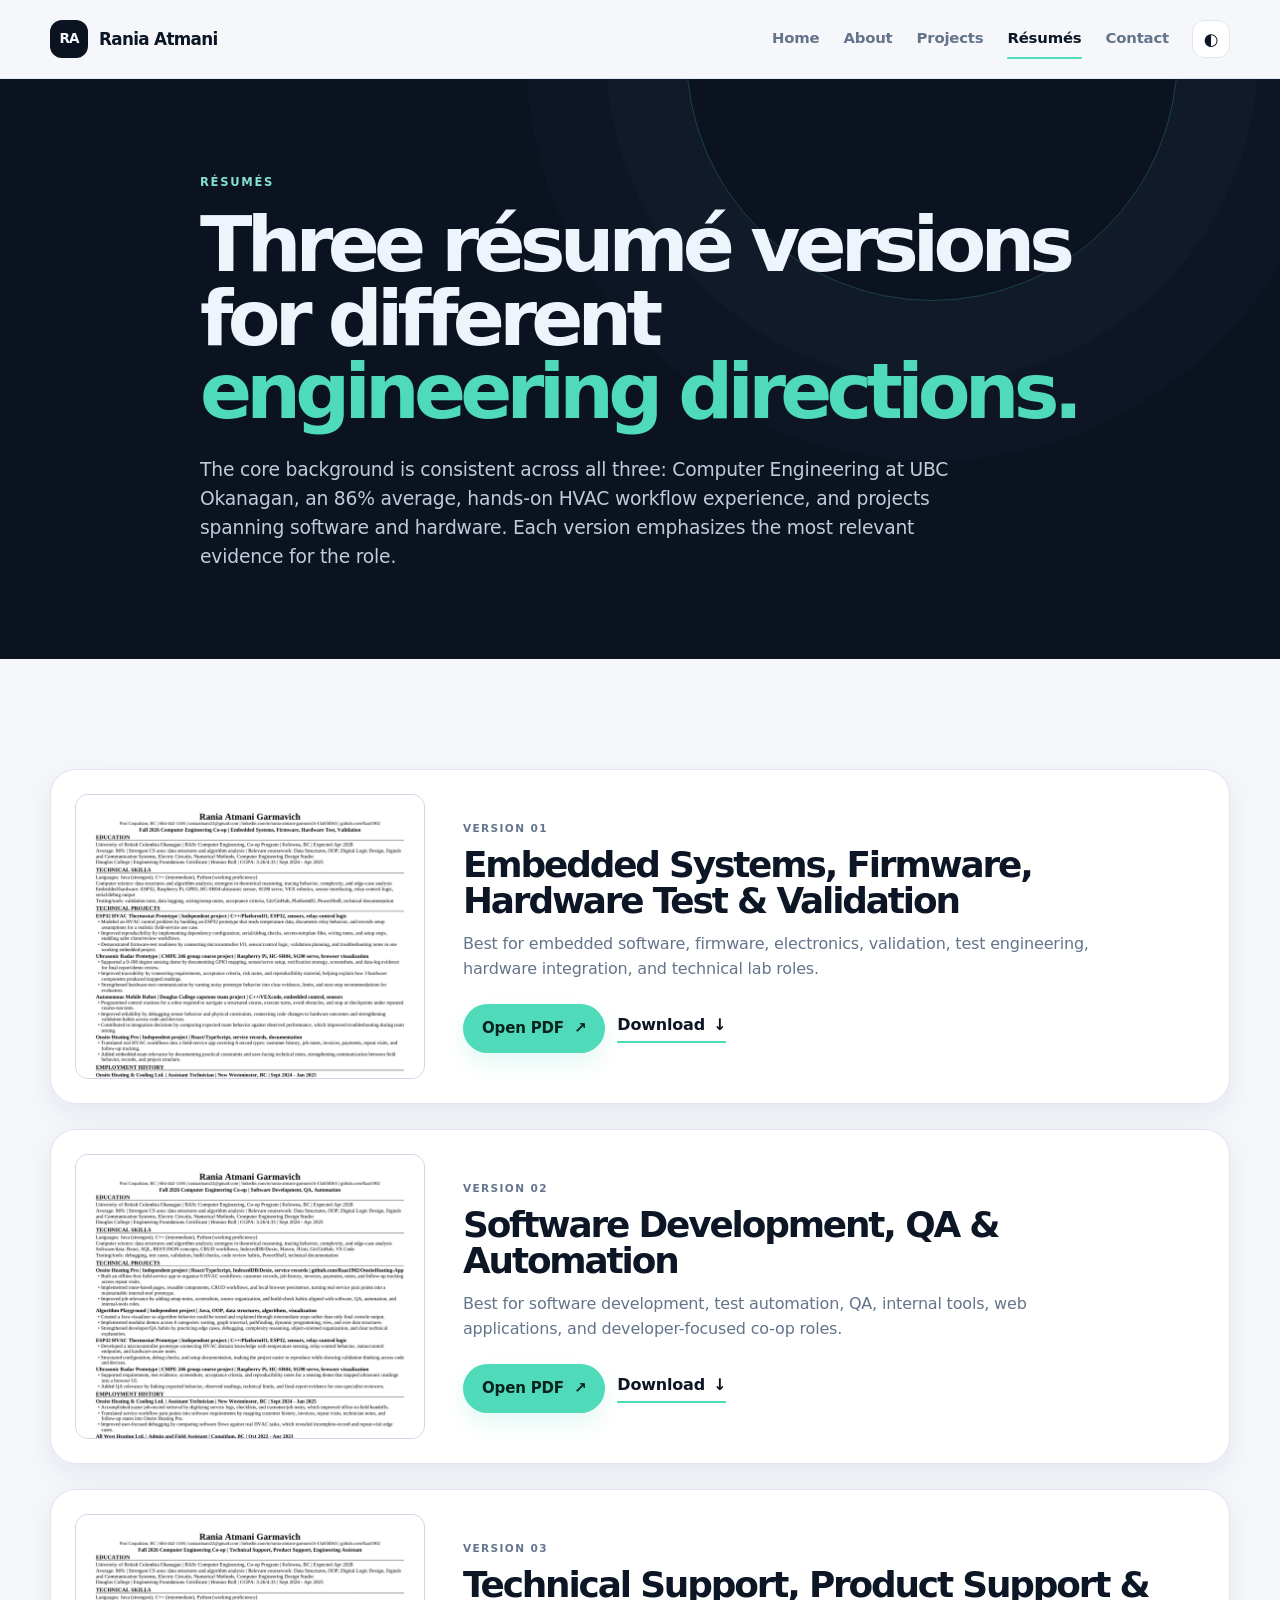
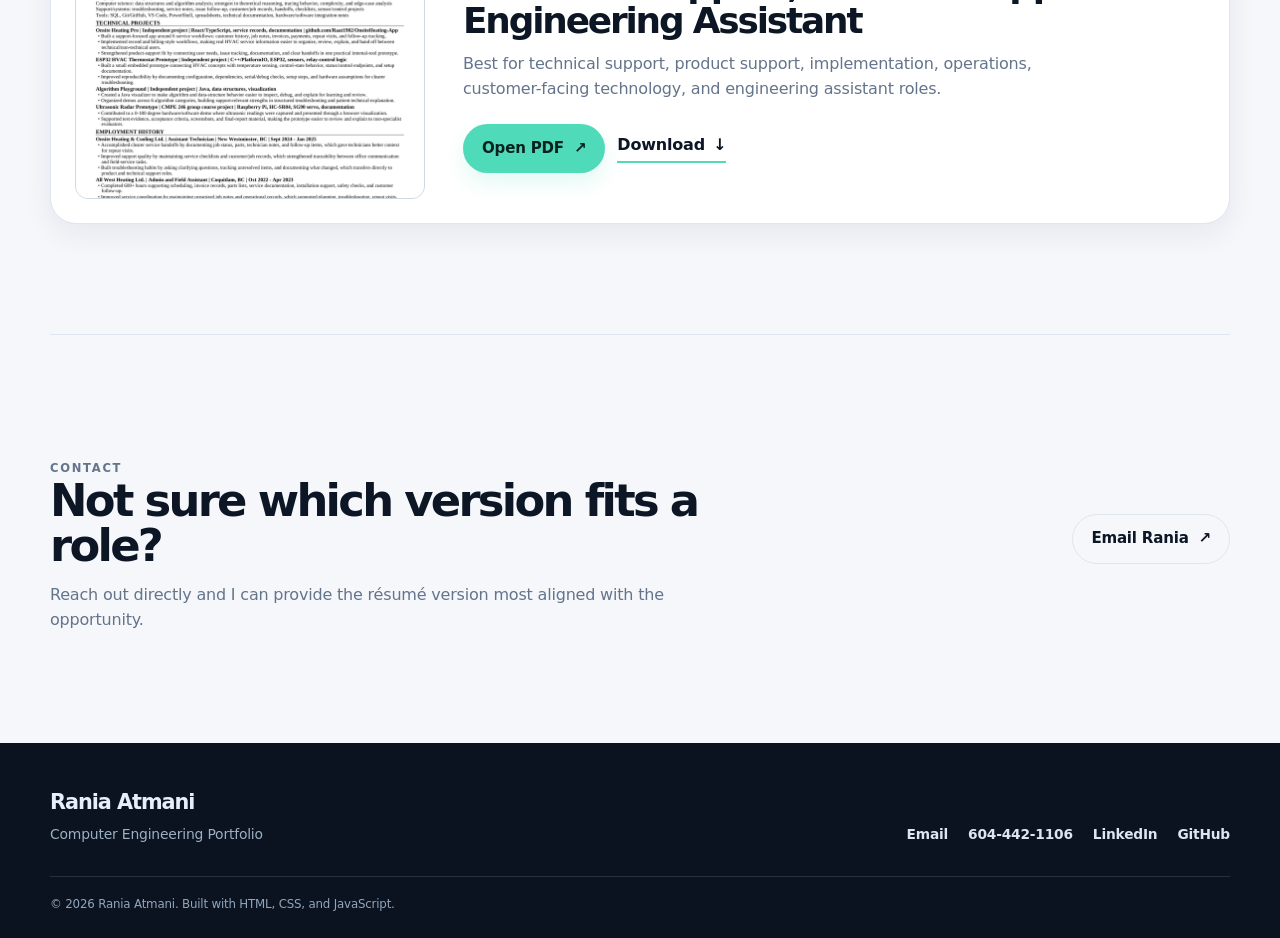
<file: resume.html>
<!doctype html>
<html lang="en">
<head>
  <meta charset="utf-8">
  <meta http-equiv="refresh" content="0; url=resumes.html">
  <meta name="robots" content="noindex">
  <title>Résumés | Rania Atmani</title>
  <script>window.location.replace("resumes.html");</script>
</head>
<body>
  <main><p>Opening <a href="resumes.html">résumés</a>…</p></main>
</body>
</html>
</file>
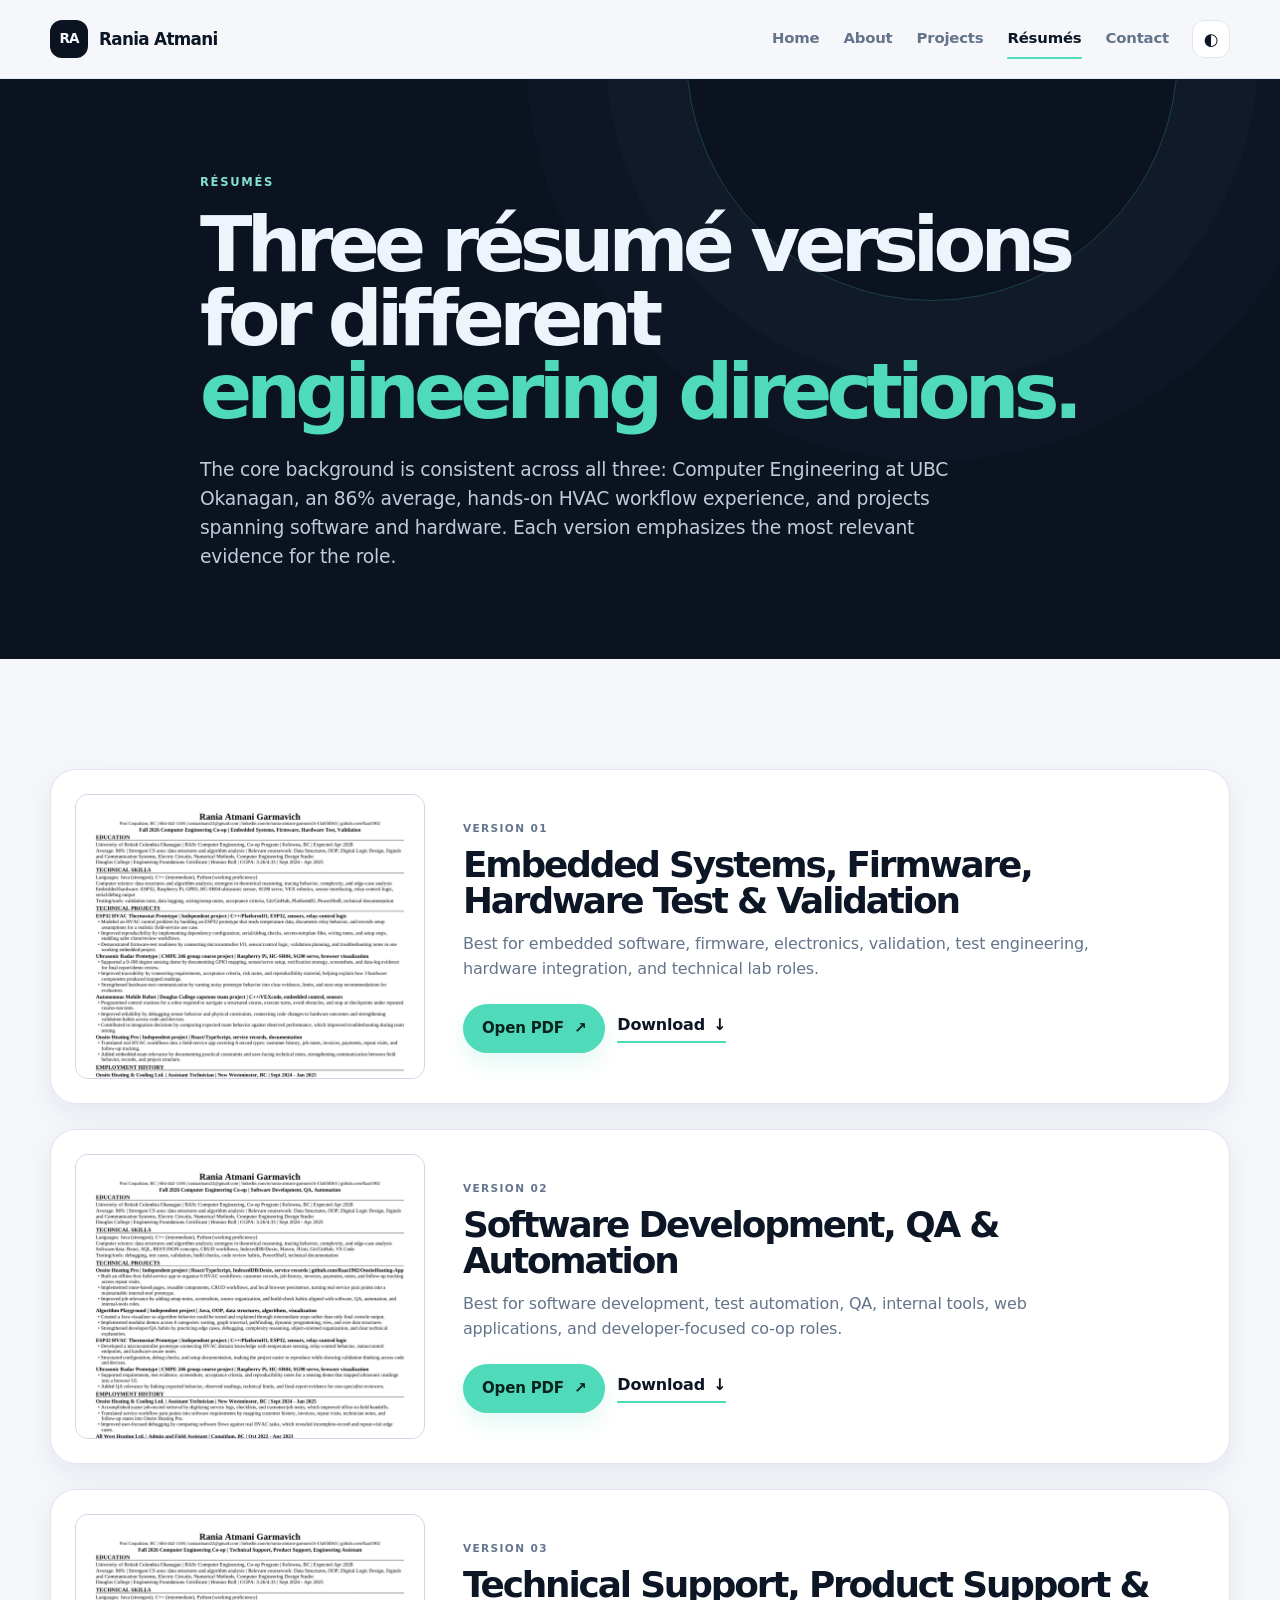
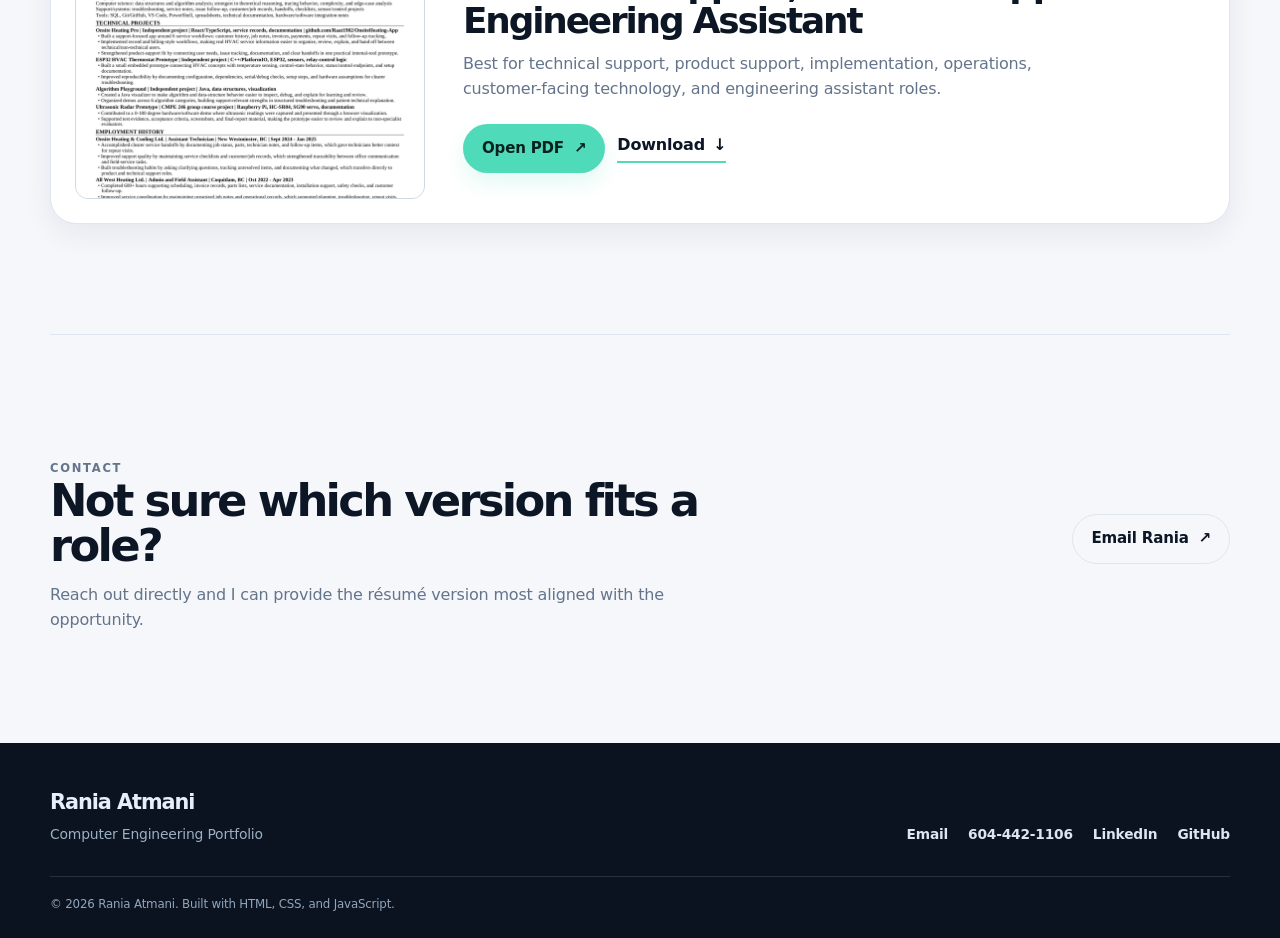
<file: resumes.html>
<!doctype html>
<html lang="en">
<head>
  <meta charset="utf-8">
  <meta name="viewport" content="width=device-width, initial-scale=1">
  <meta name="theme-color" content="#0b1220">
  <link rel="icon" type="image/svg+xml" href="assets/favicon.svg">
  <link rel="manifest" href="manifest.json">
  <link rel="stylesheet" href="style.css">

  <title>Résumés | Rania Atmani</title>
  <meta name="description" content="Role-targeted résumés for Rania Atmani: software and QA, embedded hardware and validation, and technical product support.">
</head>
<body>
<a class="skip-link" href="#main">Skip to content</a>
<div class="scroll-progress" id="scrollProgress" aria-hidden="true"></div>

<header class="site-header">
  <nav class="nav container" aria-label="Primary navigation">
    <a class="brand" href="index.html" aria-label="Rania Atmani home">
      <span class="brand-mark">RA</span>
      <span>Rania Atmani</span>
    </a>

    <button class="menu-button" id="menuButton" type="button" aria-label="Open navigation menu" aria-controls="navLinks" aria-expanded="false">
      <span></span><span></span>
    </button>

    <div class="nav-links" id="navLinks">
      <a data-nav="home" href="index.html">Home</a>
      <a data-nav="about" href="about.html">About</a>
      <a data-nav="projects" href="projects.html">Projects</a>
      <a data-nav="resumes" href="resumes.html">Résumés</a>
      <a data-nav="contact" href="index.html#contact">Contact</a>
    </div>

    <button class="theme-button" id="themeToggle" type="button" aria-label="Toggle color theme">◐</button>
  </nav>
</header>

<main id="main">
  <section class="page-hero resumes-hero">
    <div class="container page-hero-inner reveal">
      <p class="eyebrow">RÉSUMÉS</p>
      <h1>Three résumé versions for different <em>engineering directions.</em></h1>
      <p class="large-copy">The core background is consistent across all three: Computer Engineering at UBC Okanagan, an 86% average, hands-on HVAC workflow experience, and projects spanning software and hardware. Each version emphasizes the most relevant evidence for the role.</p>
    </div>
  </section>

  <section class="section container resume-grid">
    <article class="resume-card reveal">
      <div class="resume-thumbnail"><img src="assets/images/embedded-hardware-resume.png" alt="Preview of embedded systems and hardware validation résumé"></div>
      <div class="resume-card-copy">
        <p class="resume-label">VERSION 01</p>
        <h2>Embedded Systems, Firmware, Hardware Test & Validation</h2>
        <p>Best for embedded software, firmware, electronics, validation, test engineering, hardware integration, and technical lab roles.</p>
        <div class="resume-actions">
          <a class="button primary" href="assets/resumes/rania-atmani-embedded-hardware.pdf" target="_blank" rel="noreferrer">Open PDF <span>↗</span></a>
          <a class="text-link" href="assets/resumes/rania-atmani-embedded-hardware.pdf" download>Download <span>↓</span></a>
        </div>
      </div>
    </article>

    <article class="resume-card reveal delay-1">
      <div class="resume-thumbnail"><img src="assets/images/software-qa-resume.png" alt="Preview of software development and QA résumé"></div>
      <div class="resume-card-copy">
        <p class="resume-label">VERSION 02</p>
        <h2>Software Development, QA & Automation</h2>
        <p>Best for software development, test automation, QA, internal tools, web applications, and developer-focused co-op roles.</p>
        <div class="resume-actions">
          <a class="button primary" href="assets/resumes/rania-atmani-software-qa.pdf" target="_blank" rel="noreferrer">Open PDF <span>↗</span></a>
          <a class="text-link" href="assets/resumes/rania-atmani-software-qa.pdf" download>Download <span>↓</span></a>
        </div>
      </div>
    </article>

    <article class="resume-card reveal delay-2">
      <div class="resume-thumbnail"><img src="assets/images/technical-support-resume.png" alt="Preview of technical and product support résumé"></div>
      <div class="resume-card-copy">
        <p class="resume-label">VERSION 03</p>
        <h2>Technical Support, Product Support & Engineering Assistant</h2>
        <p>Best for technical support, product support, implementation, operations, customer-facing technology, and engineering assistant roles.</p>
        <div class="resume-actions">
          <a class="button primary" href="assets/resumes/rania-atmani-technical-support.pdf" target="_blank" rel="noreferrer">Open PDF <span>↗</span></a>
          <a class="text-link" href="assets/resumes/rania-atmani-technical-support.pdf" download>Download <span>↓</span></a>
        </div>
      </div>
    </article>
  </section>

  <section class="section container resume-note">
    <div>
      <p class="eyebrow">CONTACT</p>
      <h2>Not sure which version fits a role?</h2>
      <p>Reach out directly and I can provide the résumé version most aligned with the opportunity.</p>
    </div>
    <a class="button secondary" href="mailto:raniaatmani@icloud.com">Email Rania <span>↗</span></a>
  </section>
</main>

<footer class="footer">
  <div class="container footer-inner">
    <div>
      <a class="footer-brand" href="index.html">Rania Atmani</a>
      <p>Computer Engineering Portfolio</p>
    </div>
    <div class="footer-links">
      <a href="mailto:raniaatmani@icloud.com">Email</a>
      <a href="tel:+16044421106">604-442-1106</a>
      <a href="https://www.linkedin.com/in/rania-atmani-garmavich-13a038365/" target="_blank" rel="noreferrer">LinkedIn</a>
      <a href="https://github.com/Raat1902" target="_blank" rel="noreferrer">GitHub</a>
    </div>
  </div>
  <div class="container footer-bottom">© <span id="year"></span> Rania Atmani. Built with HTML, CSS, and JavaScript.</div>
</footer>

<script src="script.js"></script>
</body>
</html>
</file>
<file: style.css>
:root {
  --bg: #f5f7fb;
  --surface: #ffffff;
  --surface-soft: #edf2f7;
  --ink: #0c1625;
  --ink-soft: #233245;
  --muted: #64748b;
  --line: #dfe6ef;
  --dark: #0b1220;
  --dark-2: #111c2d;
  --mint: #4fdbb9;
  --blue: #7ea8ff;
  --gold: #f0b66a;
  --red: #ff8e91;
  --shadow: 0 18px 48px rgba(16, 31, 52, .10);
  --shadow-soft: 0 10px 30px rgba(16, 31, 52, .07);
  --radius: 28px;
  --max: 1180px;
}

[data-theme="dark"] {
  --bg: #08101c;
  --surface: #0e1928;
  --surface-soft: #121f30;
  --ink: #ecf3fb;
  --ink-soft: #c3d1df;
  --muted: #91a5ba;
  --line: #213247;
  --shadow: 0 18px 48px rgba(0, 0, 0, .30);
  --shadow-soft: 0 10px 30px rgba(0, 0, 0, .20);
}

* { box-sizing: border-box; }
html { scroll-behavior: smooth; }
body {
  margin: 0;
  background: var(--bg);
  color: var(--ink);
  font-family: Inter, ui-sans-serif, system-ui, -apple-system, BlinkMacSystemFont, "Segoe UI", sans-serif;
  line-height: 1.55;
  letter-spacing: -0.012em;
}
body.menu-open { overflow: hidden; }
img { display: block; max-width: 100%; }
a { color: inherit; }
button, input { font: inherit; }
button { cursor: pointer; }
.container { width: min(var(--max), calc(100% - 48px)); margin: 0 auto; }
.skip-link { position: fixed; left: 16px; top: -64px; background: var(--mint); color: #0b1220; z-index: 100; padding: 10px 14px; border-radius: 10px; text-decoration: none; font-weight: 800; transition: top .2s ease; }
.skip-link:focus { top: 16px; }
.scroll-progress { position: fixed; z-index: 99; top: 0; left: 0; width: 0; height: 4px; background: linear-gradient(90deg, var(--mint), var(--blue), var(--gold)); }

.site-header { position: sticky; top: 0; z-index: 60; background: var(--bg); background: color-mix(in srgb, var(--bg) 88%, transparent); backdrop-filter: blur(15px); border-bottom: 1px solid color-mix(in srgb, var(--line) 80%, transparent); }
.nav { min-height: 78px; display: flex; align-items: center; gap: 18px; }
.brand { display: inline-flex; align-items: center; gap: 11px; font-weight: 850; text-decoration: none; letter-spacing: -0.04em; font-size: 1.05rem; }
.brand-mark { width: 38px; height: 38px; display: grid; place-items: center; border-radius: 12px; background: var(--dark); color: var(--bg); font-size: .85rem; letter-spacing: -.07em; }
.nav-links { display: flex; gap: 24px; margin-left: auto; align-items: center; }
.nav-links a { color: var(--muted); text-decoration: none; font-size: .93rem; font-weight: 700; position: relative; padding: 8px 0; }
.nav-links a:hover, .nav-links a.active { color: var(--ink); }
.nav-links a.active::after { content: ""; position: absolute; left: 0; right: 0; bottom: 0; height: 2px; background: var(--mint); border-radius: 3px; }
.theme-button { margin-left: 5px; height: 38px; width: 38px; border: 1px solid var(--line); border-radius: 12px; background: var(--surface); color: var(--ink); font-size: 1.05rem; }
.menu-button { display: none; width: 42px; height: 42px; margin-left: auto; border: 1px solid var(--line); border-radius: 12px; background: var(--surface); position: relative; }
.menu-button span { display: block; width: 18px; height: 2px; background: var(--ink); margin: 4px auto; transition: .2s; }

.hero-section { overflow: hidden; background: var(--dark); color: #f5f8fd; padding: 70px 0 0; position: relative; }
.hero-section::before { content: ""; position: absolute; width: 640px; height: 640px; right: -180px; top: -260px; border: 1px solid rgba(126,168,255,.36); border-radius: 50%; box-shadow: 0 0 0 90px rgba(126,168,255,.04), 0 0 0 180px rgba(79,219,185,.025); }
.hero-section::after { content: ""; position: absolute; width: 45vw; height: 1px; background: rgba(255,255,255,.12); left: 0; bottom: 80px; }
.hero-grid { min-height: 670px; display: grid; grid-template-columns: 1.06fr .94fr; gap: 72px; align-items: center; padding: 30px 0 105px; position: relative; z-index: 1; }
.overline { color: #c9d8ea; display: inline-flex; align-items: center; gap: 9px; text-transform: uppercase; letter-spacing: .14em; font-size: .75rem; font-weight: 800; }
.live-dot { height: 8px; width: 8px; background: var(--mint); border-radius: 50%; box-shadow: 0 0 0 6px rgba(79,219,185,.17); }
.eyebrow { color: var(--muted); text-transform: uppercase; letter-spacing: .15em; font-weight: 850; font-size: .72rem; margin: 0 0 16px; }
.hero-copy .eyebrow { color: #85dccc; margin-top: 27px; }
h1, h2, h3, p { margin-top: 0; }
h1 { font-size: clamp(3.1rem, 6.1vw, 6.2rem); line-height: .96; letter-spacing: -.075em; margin: 0 0 26px; }
h2 { font-size: clamp(2rem, 4.1vw, 3.6rem); line-height: 1.01; letter-spacing: -.06em; margin: 0; }
h3 { letter-spacing: -.035em; }
em { font-style: normal; color: var(--mint); }
.hero-lead { max-width: 685px; color: #c5d1df; font-size: clamp(1rem, 1.8vw, 1.25rem); margin-bottom: 34px; }
.hero-actions, .resume-actions, .about-contact-actions { display: flex; flex-wrap: wrap; gap: 12px; }
.button { display: inline-flex; align-items: center; justify-content: center; gap: 10px; min-height: 49px; padding: 12px 18px; border-radius: 999px; text-decoration: none; font-weight: 800; font-size: .94rem; transition: transform .18s ease, box-shadow .18s ease, border-color .18s ease; border: 1px solid transparent; }
.button:hover { transform: translateY(-2px); }
.button.primary { background: var(--mint); color: #08221d; box-shadow: 0 10px 20px rgba(79,219,185,.16); }
.button.primary:hover { box-shadow: 0 14px 26px rgba(79,219,185,.25); }
.button.secondary { color: #ecf2fa; border-color: rgba(235,243,251,.34); background: transparent; }
[data-theme="dark"] .button.secondary, .page-hero .button.secondary, .resume-note .button.secondary { color: var(--ink); border-color: var(--line); }
.button.compact { min-height: 43px; padding: 9px 15px; }
.hero-stats { margin: 50px 0 0; padding: 25px 0 0; border-top: 1px solid rgba(255,255,255,.17); display: grid; grid-template-columns: repeat(3, 1fr); gap: 18px; }
.hero-stats dt { font-size: 1.9rem; font-weight: 850; letter-spacing: -.05em; }
.hero-stats dd { margin: 2px 0 0; color: #9fb1c4; line-height: 1.2; font-size: .82rem; max-width: 105px; }
.hero-visual { position: relative; min-height: 520px; }
.hero-photo-shell { position: absolute; width: min(360px, 75%); right: 16%; top: 15px; background: #d9e4f1; padding: 11px; border-radius: 190px 190px 26px 26px; transform: rotate(3deg); box-shadow: 18px 20px 0 rgba(79,219,185,.25); }
.hero-photo-shell img { width: 100%; aspect-ratio: .86; object-fit: cover; object-position: center top; border-radius: 178px 178px 15px 15px; }
.photo-caption { color: #09251f; display: flex; justify-content: space-between; gap: 8px; padding: 12px 8px 4px; font-weight: 850; font-size: .67rem; letter-spacing: .11em; }
.floating-card { position: absolute; background: rgba(15,28,45,.92); border: 1px solid rgba(162,189,217,.24); backdrop-filter: blur(12px); border-radius: 18px; box-shadow: 0 20px 45px rgba(0,0,0,.25); }
.card-code { width: 270px; top: 43%; left: 0; padding: 15px 17px 17px; transform: rotate(-4deg); }
.window-dot { display: inline-block; height: 7px; width: 7px; border-radius: 50%; background: #ff8e91; margin-right: 5px; }
.window-dot:nth-child(2) { background: var(--gold); }.window-dot:nth-child(3) { background: var(--mint); }
.card-code pre { margin: 13px 0 0; color: #d9e8f7; font-size: .76rem; line-height: 1.75; overflow: hidden; }
.card-note { max-width: 245px; right: 0; bottom: 0; padding: 18px; transform: rotate(3deg); }
.card-note p { margin: 0 0 6px; color: #95a9bd; text-transform: uppercase; font-size: .64rem; font-weight: 800; letter-spacing: .1em; }.card-note strong { font-size: .95rem; line-height: 1.3; }
.logo-strip { background: #eff5fa; color: #1d3145; border-bottom: 1px solid #d8e2ec; overflow: hidden; }.strip-inner { min-height: 62px; display: flex; align-items: center; justify-content: space-between; flex-wrap: wrap; gap: 12px; font-size: .72rem; font-weight: 850; letter-spacing: .13em; }.strip-inner i { color: #4b91a3; font-size: .75rem; }

.section { padding: 110px 0; }
.intro-block { display: grid; grid-template-columns: 120px minmax(0, 1fr); gap: 38px; }.section-number { color: var(--mint); font-size: .92rem; font-weight: 900; letter-spacing: .08em; padding-top: 7px; }.intro-copy { max-width: 920px; }.intro-copy h2 { margin-bottom: 28px; }.intro-copy p { color: var(--ink-soft); font-size: 1.14rem; max-width: 760px; }.text-link { display: inline-flex; gap: 8px; margin-top: 18px; color: var(--ink); font-weight: 850; text-decoration: none; border-bottom: 2px solid var(--mint); padding-bottom: 3px; }
.capability-section { border-top: 1px solid var(--line); }.section-heading { max-width: 700px; margin-bottom: 44px; }.section-heading h2 { margin-top: 2px; }.capability-grid { display: grid; grid-template-columns: repeat(4, 1fr); gap: 16px; }.capability-card { min-height: 245px; padding: 25px; background: var(--surface); border: 1px solid var(--line); border-radius: 20px; box-shadow: var(--shadow-soft); }.capability-card > span { color: var(--mint); font-weight: 900; font-size: .82rem; }.capability-card h3 { margin: 30px 0 11px; font-size: 1.23rem; }.capability-card p { color: var(--muted); font-size: .93rem; margin: 0; }
.row-heading { display: flex; align-items: end; justify-content: space-between; gap: 24px; max-width: none; }.row-heading .button.secondary { color: var(--ink); border-color: var(--line); }
.project-grid { display: grid; grid-template-columns: repeat(2, minmax(0, 1fr)); gap: 22px; }.full-project-grid { grid-template-columns: repeat(3, minmax(0, 1fr)); }.project-card { background: var(--surface); border: 1px solid var(--line); overflow: hidden; border-radius: 24px; box-shadow: var(--shadow-soft); transition: transform .25s ease, box-shadow .25s ease; }.project-card:hover { transform: translateY(-6px); box-shadow: var(--shadow); }.project-image-link { display: block; overflow: hidden; background: #0b1220; }.project-preview { width: 100%; aspect-ratio: 16 / 9.6; object-fit: cover; transition: transform .45s ease; }.project-card:hover .project-preview { transform: scale(1.025); }.project-content { padding: 23px 24px 25px; }.project-card-top { display: flex; justify-content: space-between; align-items: center; margin-bottom: 13px; }.project-index, .resume-label { margin: 0; font-size: .66rem; font-weight: 850; letter-spacing: .13em; color: var(--muted); }.accent-dot { height: 10px; width: 10px; border-radius: 50%; }.accent-dot.mint { background: var(--mint); }.accent-dot.blue { background: var(--blue); }.accent-dot.gold { background: var(--gold); }.accent-dot.red { background: var(--red); }.project-card h3 { margin: 0 0 10px; font-size: 1.42rem; }.project-card p { color: var(--muted); font-size: .95rem; margin-bottom: 16px; }.project-detail { font-size: .87rem !important; border-top: 1px solid var(--line); padding-top: 14px; }.tech-tags { display: flex; flex-wrap: wrap; gap: 7px; margin: 18px 0 21px; }.tech-tags span { background: var(--surface-soft); color: var(--ink-soft); padding: 5px 9px; border-radius: 999px; font-size: .74rem; font-weight: 750; }.repo-link { display: inline-flex; gap: 8px; color: var(--ink); font-size: .88rem; font-weight: 850; text-decoration: none; }.repo-link span { color: var(--mint); }
.resume-banner, .github-banner, .resume-note { display: flex; justify-content: space-between; align-items: center; gap: 36px; border-top: 1px solid var(--line); }.resume-banner h2, .github-banner h2, .resume-note h2 { font-size: clamp(1.85rem, 3.5vw, 2.9rem); max-width: 740px; }.resume-banner p, .github-banner p, .resume-note p { color: var(--muted); max-width: 650px; margin: 15px 0 0; }
.contact-section { border-top: 1px solid var(--line); display: grid; grid-template-columns: 1fr 1fr; gap: 45px; align-items: center; }.contact-copy h2 { margin-bottom: 20px; }.contact-copy p:not(.eyebrow) { color: var(--muted); max-width: 530px; }.contact-card { background: var(--dark); border-radius: var(--radius); overflow: hidden; box-shadow: var(--shadow); }.contact-card a { display: grid; grid-template-columns: 100px 1fr 22px; gap: 14px; align-items: center; padding: 22px 25px; text-decoration: none; color: #eff6fd; border-bottom: 1px solid rgba(255,255,255,.12); transition: background .2s ease; }.contact-card a:last-child { border-bottom: 0; }.contact-card a:hover { background: rgba(255,255,255,.08); }.contact-card span { color: #9fb1c4; font-size: .79rem; text-transform: uppercase; font-weight: 800; letter-spacing: .07em; }.contact-card strong { font-size: .95rem; }.contact-card i { color: var(--mint); font-style: normal; font-size: 1.2rem; }

.page-hero { background: var(--dark); color: #edf4fb; padding: 95px 0 88px; overflow: hidden; position: relative; }.page-hero::before { content:""; position: absolute; width: 490px; height: 490px; border: 1px solid rgba(79,219,185,.25); border-radius: 50%; top: -270px; right: 8%; box-shadow: 0 0 0 80px rgba(79,219,185,.025), 0 0 0 160px rgba(126,168,255,.025); }.page-hero-inner { position: relative; max-width: 880px; }.page-hero .eyebrow { color: #86e0cb; }.page-hero h1 { font-size: clamp(3rem, 6vw, 5.5rem); max-width: 900px; }.large-copy { color: #bfccda; font-size: 1.17rem; max-width: 760px; margin-bottom: 0; }.about-hero { padding: 90px 0 78px; }.about-grid { display: grid; grid-template-columns: 1.15fr .85fr; gap: 70px; align-items: center; }.about-hero h1 { font-size: clamp(3rem, 5.3vw, 5.35rem); }.about-photo { margin: 0; position: relative; }.about-photo img { width: 100%; aspect-ratio: .8; object-fit: cover; object-position: center top; border-radius: 175px 175px 26px 26px; border: 9px solid #e8f3f4; box-shadow: 17px 19px 0 rgba(79,219,185,.2); }.about-photo figcaption { display: flex; justify-content: space-between; padding-top: 12px; font-size: .68rem; letter-spacing: .11em; font-weight: 800; color: #adc1d2; }
.inline-links { margin-top: 28px; display: flex; gap: 24px; flex-wrap: wrap; }.inline-links a { color: #eef5fc; text-underline-offset: 6px; text-decoration-color: var(--mint); font-weight: 800; }
.story-section { display: grid; grid-template-columns: 120px minmax(0,1fr); gap: 38px; }.story-layout { display: grid; grid-template-columns: 1fr 1fr; gap: 60px; }.story-layout h2 { font-size: clamp(1.9rem, 3.35vw, 3.15rem); }.story-copy p { color: var(--ink-soft); font-size: 1.05rem; margin-bottom: 22px; }.fact-grid-section { padding-top: 0; }.fact-grid { display: grid; grid-template-columns: repeat(4,1fr); border: 1px solid var(--line); border-radius: 23px; overflow: hidden; }.fact-grid article { padding: 28px 24px; border-right: 1px solid var(--line); background: var(--surface); }.fact-grid article:last-child { border-right: 0; }.fact-grid strong { display: block; font-size: 2.15rem; color: var(--ink); letter-spacing: -.06em; }.fact-grid span { color: var(--muted); font-size: .87rem; }.timeline-section { border-top: 1px solid var(--line); display: grid; grid-template-columns: 120px minmax(0,1fr); gap: 38px; }.timeline-section .section-heading { grid-column: 2; }.timeline { grid-column: 2; }.timeline-row { display: grid; grid-template-columns: 135px 1px minmax(0,1fr); gap: 28px; padding: 28px 0; border-top: 1px solid var(--line); }.timeline-date { color: var(--mint); font-size: .76rem; font-weight: 900; letter-spacing: .09em; padding-top: 4px; }.timeline-line { background: var(--line); }.timeline-row h3 { font-size: 1.33rem; margin: 0 0 5px; }.timeline-role { font-size: .9rem; color: var(--muted); font-weight: 750; margin-bottom: 13px !important; }.timeline-row p { color: var(--ink-soft); margin: 0; max-width: 680px; }
.dark-panel-section { background: var(--dark); color: #edf5fb; }.growth-grid { display: grid; grid-template-columns: 1fr 1.1fr; gap: 80px; }.dark-panel-section .eyebrow.light { color: #85dccc; }.dark-panel-section h2 { max-width: 490px; }.principles-list { border-top: 1px solid rgba(255,255,255,.15); }.principles-list article { display: grid; grid-template-columns: 50px 1fr; gap: 18px; padding: 22px 0; border-bottom: 1px solid rgba(255,255,255,.15); }.principles-list article > span { color: var(--mint); font-weight: 900; }.principles-list h3 { margin: 0 0 5px; font-size: 1.1rem; }.principles-list p { margin: 0; color: #adbed1; font-size: .93rem; }
.focus-section { display: grid; grid-template-columns: 120px minmax(0,1fr); gap: 38px; }.focus-layout { display: grid; grid-template-columns: .8fr 1.2fr; gap: 52px; }.focus-pills { display: flex; align-content: start; flex-wrap: wrap; gap: 10px; }.focus-pills span { padding: 11px 14px; border: 1px solid var(--line); background: var(--surface); border-radius: 999px; color: var(--ink-soft); font-weight: 750; font-size: .87rem; }.about-contact { display: flex; justify-content: space-between; align-items: end; gap: 38px; border-top: 1px solid var(--line); }.about-contact h2 { max-width: 760px; font-size: clamp(1.85rem, 3.4vw, 3rem); }.about-contact .button.secondary { color: var(--ink); border-color: var(--line); }

.project-controls-section { padding-top: 48px; }.project-toolbar { display: flex; justify-content: space-between; align-items: center; gap: 18px; padding-bottom: 31px; }.filter-group { display: flex; gap: 8px; flex-wrap: wrap; }.filter-button { padding: 9px 14px; color: var(--muted); background: var(--surface); border: 1px solid var(--line); border-radius: 999px; font-weight: 800; font-size: .82rem; }.filter-button:hover, .filter-button.active { color: #06221c; background: var(--mint); border-color: var(--mint); }.search-box { width: min(320px, 100%); display: flex; align-items: center; gap: 9px; background: var(--surface); border: 1px solid var(--line); border-radius: 999px; padding: 0 14px; }.search-box span { color: var(--muted); font-size: 1.2rem; }.search-box input { width: 100%; border: 0; outline: 0; padding: 11px 0; background: transparent; color: var(--ink); }.empty-projects { text-align: center; padding: 40px 0; color: var(--muted); }
.resume-grid { display: grid; gap: 25px; }.resume-card { display: grid; grid-template-columns: 350px 1fr; gap: 38px; align-items: center; background: var(--surface); border: 1px solid var(--line); padding: 24px; border-radius: 26px; box-shadow: var(--shadow-soft); }.resume-thumbnail { height: 285px; overflow: hidden; border-radius: 13px; background: #dfe8f1; border: 1px solid #cdd8e4; }.resume-thumbnail img { height: 100%; width: 100%; object-fit: cover; object-position: top; }.resume-card-copy h2 { margin: 10px 0 13px; font-size: clamp(1.55rem, 2.8vw, 2.45rem); }.resume-card-copy > p:not(.resume-label) { color: var(--muted); margin-bottom: 22px; max-width: 650px; }.resume-actions .text-link { margin-top: 0; align-self: center; }

.footer { background: var(--dark); color: #e6eff9; padding: 43px 0 25px; margin-top: 0; }.footer-inner { display: flex; justify-content: space-between; gap: 24px; align-items: end; }.footer-brand { font-size: 1.3rem; font-weight: 850; letter-spacing: -.05em; text-decoration: none; }.footer p { color: #9db0c2; margin: 6px 0 0; font-size: .87rem; }.footer-links { display: flex; flex-wrap: wrap; justify-content: end; gap: 10px 20px; }.footer-links a { color: #dce6f1; font-size: .86rem; font-weight: 700; text-decoration: none; }.footer-links a:hover { color: var(--mint); }.footer-bottom { margin-top: 30px; padding-top: 18px; border-top: 1px solid rgba(255,255,255,.12); color: #91a6bc; font-size: .74rem; }

.not-found { min-height: 100svh; background: var(--dark); display: grid; place-items: center; padding: 24px; }.not-found-card { color: #eff6fd; max-width: 640px; text-align: center; }.not-found-card h1 { font-size: clamp(3rem, 7vw, 6rem); }.not-found-card p { color: #b9c8d8; margin-bottom: 26px; }

.reveal { opacity: 0; transform: translateY(20px); transition: opacity .7s ease, transform .7s ease; }.reveal.in-view { opacity: 1; transform: none; }.delay-1 { transition-delay: .10s; }.delay-2 { transition-delay: .20s; }.delay-3 { transition-delay: .3s; }

@media (max-width: 1050px) {
  .hero-grid { gap: 38px; }.full-project-grid { grid-template-columns: repeat(2, minmax(0,1fr)); }.capability-grid { grid-template-columns: repeat(2,1fr); }.growth-grid { gap: 42px; }.about-grid { gap: 42px; }.resume-card { grid-template-columns: 290px 1fr; }
}
@media (max-width: 780px) {
  .container { width: min(var(--max), calc(100% - 34px)); }.nav { min-height: 68px; }.nav-links { position: fixed; inset: 68px 0 auto 0; padding: 22px 24px 28px; background: var(--bg); border-bottom: 1px solid var(--line); display: none; flex-direction: column; align-items: stretch; gap: 0; box-shadow: 0 16px 30px rgba(0,0,0,.12); }.nav-links.open { display: flex; }.nav-links a { padding: 14px 0; font-size: 1rem; }.nav-links a.active::after { display: none; }.menu-button { display: block; }.theme-button { margin-left: 0; }.hero-section { padding-top: 22px; }.hero-grid { grid-template-columns: 1fr; min-height: auto; padding: 36px 0 80px; }.hero-visual { width: min(500px, 100%); min-height: 470px; margin: 8px auto 0; }.hero-photo-shell { right: 7%; }.card-code { left: 0; top: 39%; }.hero-stats { max-width: 530px; }.strip-inner { padding: 12px 0; justify-content: center; }.strip-inner i { display: none; }.section { padding: 76px 0; }.intro-block, .story-section, .timeline-section, .focus-section { grid-template-columns: 1fr; gap: 22px; }.section-number { padding-top: 0; }.story-layout, .focus-layout, .growth-grid, .contact-section, .about-grid { grid-template-columns: 1fr; gap: 32px; }.timeline-section .section-heading, .timeline { grid-column: 1; }.timeline-row { grid-template-columns: 105px 1px minmax(0,1fr); gap: 16px; }.fact-grid { grid-template-columns: repeat(2,1fr); }.fact-grid article:nth-child(2) { border-right: 0; }.fact-grid article:nth-child(-n+2) { border-bottom: 1px solid var(--line); }.contact-card { max-width: 560px; }.row-heading, .resume-banner, .github-banner, .resume-note, .about-contact { align-items: start; flex-direction: column; }.project-toolbar { flex-direction: column; align-items: stretch; }.search-box { width: 100%; }.project-grid, .full-project-grid { grid-template-columns: 1fr; }.resume-card { grid-template-columns: 1fr; gap: 23px; }.resume-thumbnail { height: 350px; }.footer-inner { flex-direction: column; align-items: start; }.footer-links { justify-content: start; }
}
@media (max-width: 480px) {
  h1 { font-size: clamp(2.6rem, 14vw, 4rem); }.hero-stats { grid-template-columns: 1fr 1fr; }.hero-stats div:last-child { display: none; }.hero-visual { min-height: 420px; }.hero-photo-shell { width: 320px; right: 0; }.card-code { width: 240px; top: 45%; }.card-note { max-width: 205px; }.contact-card a { grid-template-columns: 78px 1fr 16px; padding: 18px; }.contact-card strong { font-size: .83rem; }.fact-grid { grid-template-columns: 1fr; }.fact-grid article { border-right: 0 !important; border-bottom: 1px solid var(--line); }.fact-grid article:last-child { border-bottom: 0; }.timeline-row { grid-template-columns: 1fr; gap: 9px; }.timeline-line { height: 1px; width: 45px; }.resume-thumbnail { height: 260px; }
}
</file>
